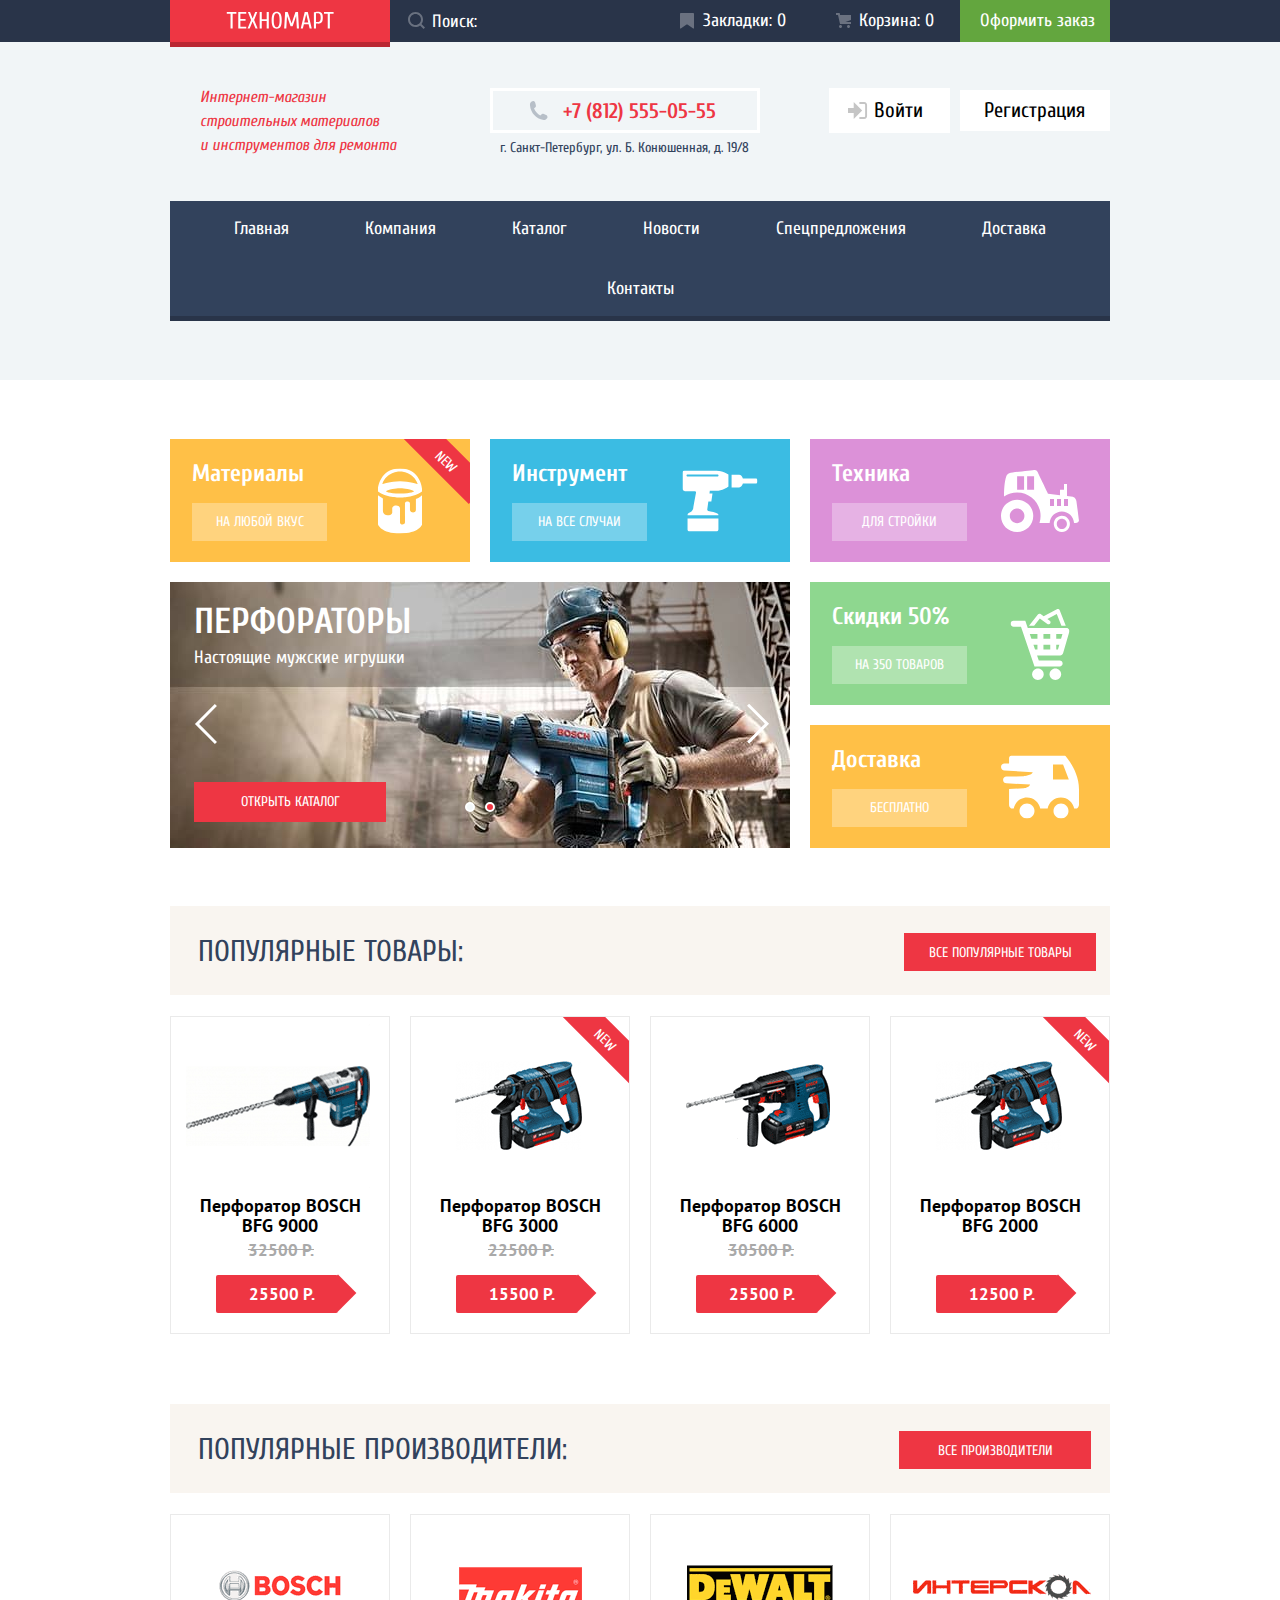
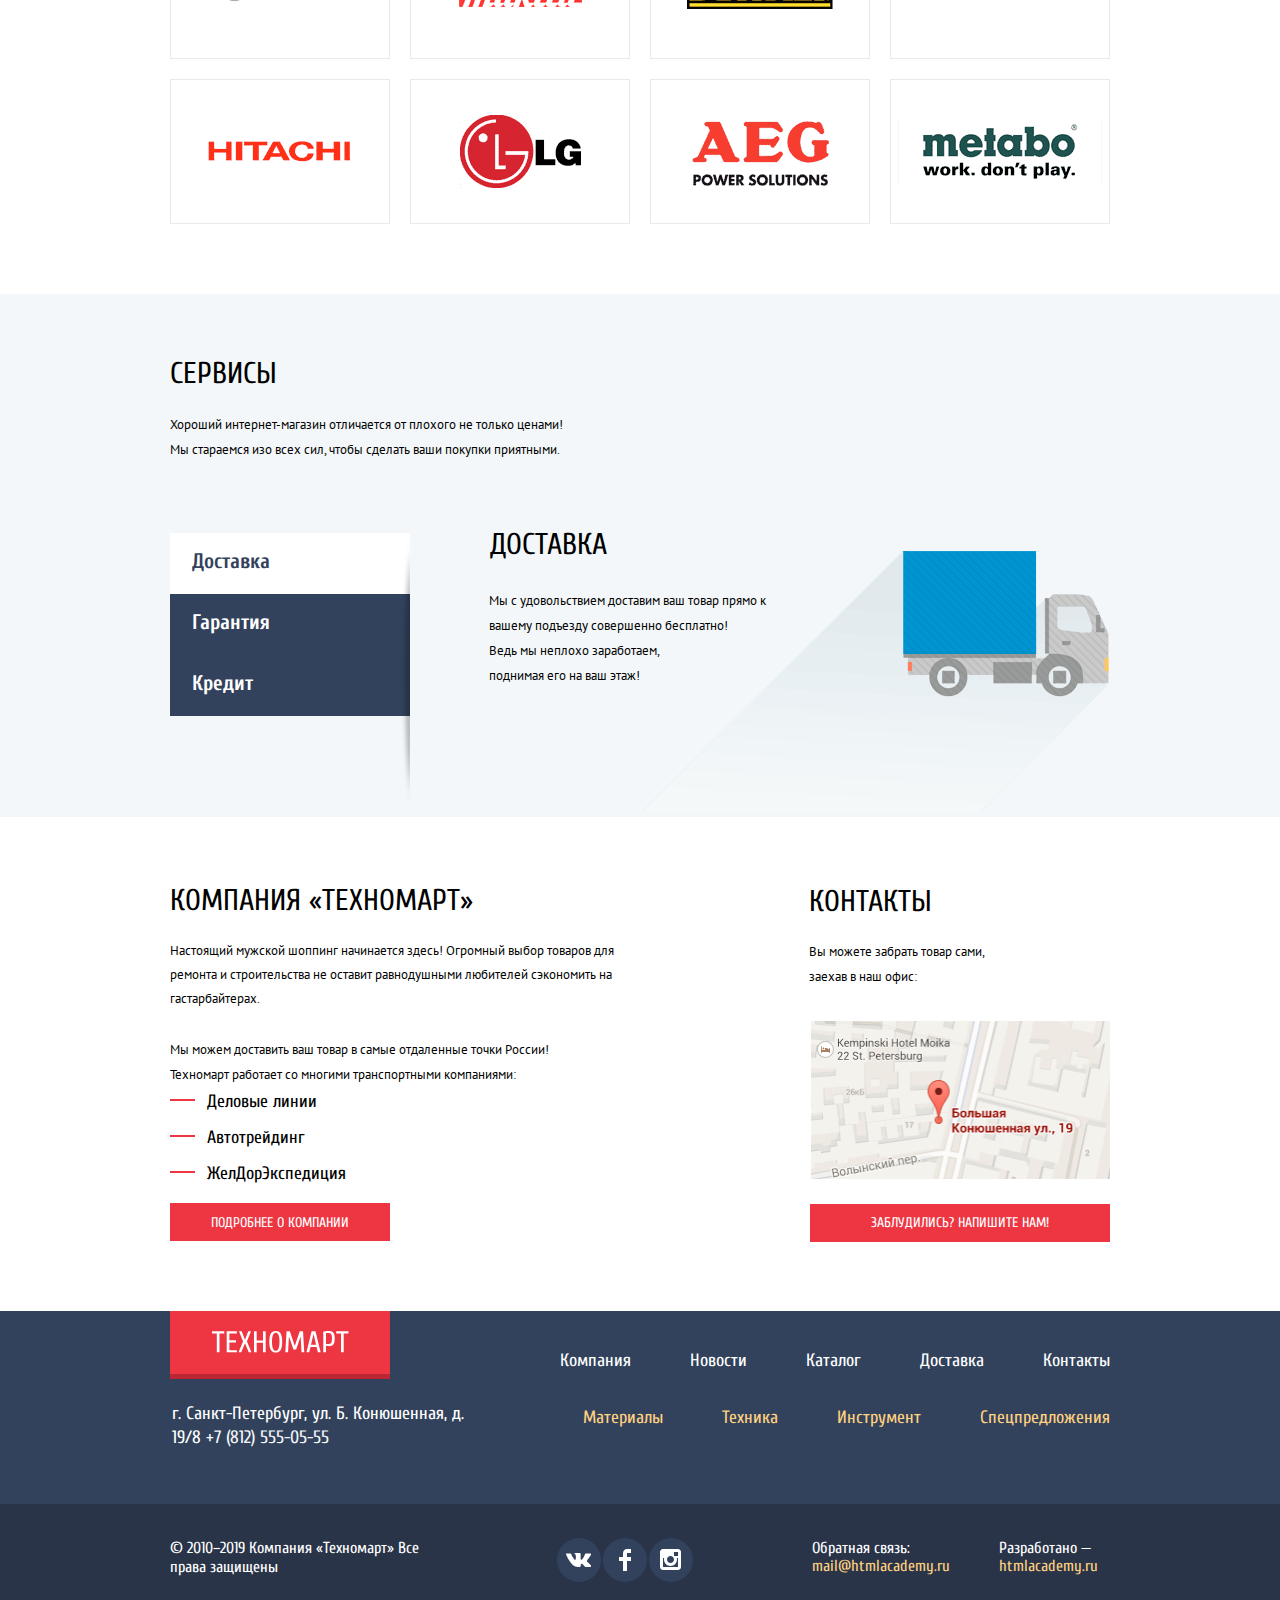
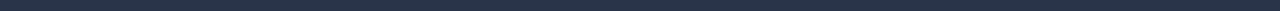
<file: index.html>
<!DOCTYPE html>
<html class="page" lang="ru">

<head>
  <meta charset="utf-8" />
  <title>HTML Academy: Техномарт</title>
  <link
    href="https://fonts.googleapis.com/css2?family=Cuprum:ital,wght@0,400;0,700;1,400;1,700&family=PT+Sans:wght@400;700&display=swap"
    rel="stylesheet" />
  <link rel="stylesheet" href="css/normalize.css" />
  <link rel="stylesheet" href="css/styles.min.css" />
</head>

<body class="page-body">
  <header class="header">
    <div class="header-menu">
      <div class="header-menu-bar container">
        <a class="logo">
          <img src="img/logo.svg" alt="Логотип «Техномарт»" width="108" height="18" />
        </a>

        <form action="https://echo.htmlacademy.ru/" method="POST" class="search-form">
          <label for="search-id" class="visually-hidden">Поиск товаров</label>
          <input type="search" name="search" id="search-id" class="search-input" placeholder="Поиск:" />

          <button type="submit" class="button-submit" aria-label="Искать">
            <svg width="17" height="17" viewBox="0 0 17 17" aria-hidden="true" focusable="false">
              <path fill-rule="evenodd" clip-rule="evenodd"
                d="M13.458 12.044L17 15.586L15.586 17L12.044 13.458C10.782 14.421 9.21 15 7.5 15C3.35786 15 0 11.6421 0 7.5C0 3.35786 3.35786 0 7.5 0C11.6421 0 15 3.35786 15 7.5C15.0001 9.14309 14.4581 10.7403 13.458 12.044ZM7.5 2C4.467 2 2 4.467 2 7.5C2.00331 10.5362 4.4638 12.9967 7.5 13C10.532 13 13 10.532 13 7.5C13 4.467 10.532 2 7.5 2Z" />
            </svg>
          </button>
        </form>
        <a href="#" class="menu-bookmarks" aria-label="Закладки">
          <svg width="14" height="16" viewBox="0 0 14 16" aria-hidden="true" focusable="false">
            <path
              d="M14 15C14 15.55 13.632 15.741 13.182 15.426L7.819 11.661C7.369 11.346 6.632 11.346 6.182 11.661L0.818 15.426C0.368 15.741 0 15.55 0 15V1C0 0.45 0.45 0 1 0H13C13.55 0 14 0.45 14 1V15Z" />
          </svg>
          Закладки: 0
        </a>
        <a href="#" class="menu-shopping-cart">
          <svg width="15" height="15" viewBox="0 0 15 15" aria-hidden="true" focusable="false">
            <path
              d="M4.5 15C5.32843 15 6 14.3284 6 13.5C6 12.6716 5.32843 12 4.5 12C3.67157 12 3 12.6716 3 13.5C3 14.3284 3.67157 15 4.5 15Z" />
            <path
              d="M12.5 15C13.3284 15 14 14.3284 14 13.5C14 12.6716 13.3284 12 12.5 12C11.6716 12 11 12.6716 11 13.5C11 14.3284 11.6716 15 12.5 15Z" />
            <path d="M15 2H4.07L3.648 0H0V2H2.031L4.016 11H15V9H9.441L15 6.951V2Z" />
          </svg>
          Корзина: 0
        </a>
        <a href="#" class="button menu-add-to-cart-button">Оформить заказ</a>
      </div>
    </div>
    <div class="sub-menu container">
      <h1 class="main-header">
        Интернет-магазин строительных материалов<br />и инструментов для
        ремонта
      </h1>

      <section class="header-contacts">
        <h2 class="visually-hidden">Контактные данные</h2>
        <a href="tel:+78125550555" class="header-contact-phone" aria-label="Контактный телефон">
          <svg width="19" height="19" viewBox="0 0 19 19" aria-hidden="true" focusable="false" fill="none">
            <path
              d="M15.572 18.985H14.631C10.502 18.497 7.474 16.577 5.272 14.121C3.062 11.66 1.318 8.49202 0.977997 4.22802V3.08402C1.056 2.31002 1.437 1.78002 1.876 1.32702C2.425 0.76602 3.25 0.0440198 4.002 0.0190198C4.556 0.00101977 5.502 0.39902 5.881 0.91802C6.21 1.36402 6.385 2.25702 6.537 2.92102C6.691 3.59202 7.042 4.56402 6.945 5.21002C6.797 6.21702 5.458 6.64402 5.066 7.37602C6.373 10.511 8.509 12.815 11.359 14.407C12.074 14.015 12.705 12.835 13.691 12.812C14.05 12.803 14.509 12.99 14.875 13.098C15.277 13.219 15.625 13.373 15.979 13.506C16.575 13.73 17.627 14.027 17.983 14.527C18.348 15.04 18.553 15.883 18.473 16.406C18.309 17.447 16.594 18.603 15.572 18.985Z" />
          </svg>
          +7 (812) 555-05-55
        </a>
        <p class="header-contact-address">
          г. Санкт-Петербург, ул. Б. Конюшенная, д. 19/8
        </p>
      </section>

      <ul class="login-list">
        <li class="login-list-item">
          <a href="#" class="login-link">
            <svg width="20" height="17" viewBox="0 0 20 17" aria-hidden="true" focusable="false">
              <path d="M14.1667 8.5L5.71429 0V6H0V11H5.71429V17L14.1667 8.5Z" />
              <path
                d="M16.1771 15.01H11.3895V17H16.1771C18.2514 17 19.0381 15.19 19.0619 13.974V3.028C19.0381 1.811 18.2514 0 16.1771 0H11.3895V1.99H16.1771C16.9762 1.99 17.1219 2.671 17.1391 3.047V13.951C17.1229 14.327 16.9762 15.01 16.1771 15.01Z" />
            </svg>
            войти
          </a>
        </li>
        <li class="login-list-item">
          <a href="#" class="registration-link">регистрация</a>
        </li>
      </ul>
    </div>
    <nav class="main-navigation container">
      <ul class="site-navigation">
        <li class="site-navigation-item"><a href="#">Главная</a></li>
        <li class="site-navigation-item"><a href="#">Компания</a></li>
        <li class="site-navigation-item"><a href="catalog.html">Каталог</a></li>
        <li class="site-navigation-item"><a href="#">Новости</a></li>
        <li class="site-navigation-item"><a href="#">Спецпредложения</a></li>
        <li class="site-navigation-item"><a href="#">Доставка</a></li>
        <li class="site-navigation-item"><a href="#">Контакты</a></li>
      </ul>
    </nav>
  </header>

  <main class="main-content">
    <section class="promo container">
      <h2 class="visually-hidden">Промо-блок</h2>
      <ul class="promo-list promo-list-horizontal">
        <li class="promo-list-item orange-style">
          <h3>Материалы</h3>
          <a href="#" class="button promo-list-button" aria-label="Материалы на любой вкус">На любой вкус</a>
          <span class="new-die">new</span>
          <svg width="44" height="65" viewBox="0 0 44 65" aria-hidden="true" focusable="false">
            <path
              d="M37.91 30.438V41.307C37.91 41.307 38.015 44.042 35.085 44.042C32.016 44.042 31.96 41.307 31.96 41.307V34.891C31.96 34.651 31.624 32.982 29.641 32.982C27.016 32.982 26.971 34.859 26.971 34.859V54.08C26.971 54.08 27 55.943 24.507 55.943C22 55.943 22 53.96 22 53.96V40.016C22 40.016 22 37.071 18.195 37.071C14.141 37.071 14.228 40.196 14.228 40.196V43.924C14.228 43.924 14.107 46.869 9.54 46.869C4.973 46.869 4.912 42.36 4.912 42.36V29.938C3.168 28.976 0 26.671 0 26.671V56.003C0 56.003 2.988 65 22 65C41.012 65 44 56.305 44 56.305V26.671C41.062 29.5 37.91 30.438 37.91 30.438Z" />
            <path fill-rule="evenodd" clip-rule="evenodd"
              d="M22 0C1.688 0 0 19.875 0 19.875V22.937C8.438 29.188 22 29 22 29C22 29 35.562 29.188 44 22.938V19.876C44 19.875 42.312 0 22 0ZM22 25C10.25 25 7.688 22.625 7.688 22.625C13.938 19.75 22 19.875 22 19.875C22 19.875 30.062 19.75 36.312 22.625C36.312 22.625 33.75 25 22 25ZM4.312 15.563C4.312 15.563 12.438 12.625 22 12.625C31.562 12.625 39.688 15.562 39.688 15.562C35.125 2.624 22 3.062 22 3.062C22 3.062 8.875 2.625 4.312 15.563Z" />
          </svg>
        </li>

        <li class="promo-list-item light-blue-style">
          <h3>Инструмент</h3>
          <a href="#" class="button promo-list-button" aria-label="Инструмент на все случаи">На все случаи</a>
          <svg width="75" height="61" viewBox="0 0 75 61" aria-hidden="true" focusable="false">
            <path fill-rule="evenodd" clip-rule="evenodd"
              d="M2.103 0C0.167 0 0 2.041 0 2.041V17.853C0 20.789 2.903 20.855 2.903 20.855H11.91C13.845 20.855 13.511 22.189 13.511 22.189C13.511 22.189 11.042 35.199 10.776 37.4C10.509 39.603 8.908 41.004 8.908 41.004C8.908 41.004 6.773 42.205 5.906 42.672C5.039 43.139 5.039 44.873 5.039 44.873H35.928V44.139C35.928 42.672 29.456 41.004 26.855 40.737C24.253 40.471 24.787 38.735 24.787 38.735L25.854 30.93H28.856L29.99 23.057H26.988L27.319 20.32L35.928 20.189C41.733 19.588 45.936 16.119 45.936 16.119V4.109C41.333 0.84 33.993 0 33.993 0H2.103ZM60.387 8.016H73.875C74.45 8.016 74.917 9.128 74.917 10.5C74.917 11.872 74.45 12.984 73.875 12.984H60.387C59.766 15.271 58.315 16.875 56.625 16.875H49.083V4.125H56.625C58.316 4.125 59.766 5.729 60.387 8.016ZM6.907 61C5.039 61 5.039 58.949 5.039 58.949V47.942H35.928V59.016C35.928 60.816 33.927 61 33.927 61H6.907ZM36 4.969V4.938C36 4.388 35.55 3.938 35 3.938H5.031C4.481 3.938 4.031 4.388 4.031 4.938V4.969C4.031 5.519 4.481 5.969 5.031 5.969H35C35.55 5.969 36 5.519 36 4.969Z" />
          </svg>
        </li>
        <li class="promo-list-item purple-style">
          <h3>Техника</h3>
          <a href="#" class="button promo-list-button" aria-label="Техника для стройки">Для стройки</a>
          <svg width="78" height="62" viewBox="0 0 78 62" aria-hidden="true" focusable="false">
            <path fill-rule="evenodd" clip-rule="evenodd"
              d="M0 45.875C0 36.968 7.22 29.749 16.125 29.749C25.031 29.749 32.251 36.968 32.25 45.875C32.25 54.78 25.03 62 16.125 62C7.22 62 0 54.78 0 45.875ZM10.9579 51.0421C12.3283 52.4125 14.187 53.1823 16.125 53.182C18.063 53.1823 19.9217 52.4125 21.2921 51.0421C22.6625 49.6718 23.4323 47.813 23.432 45.875C23.432 41.8395 20.1605 38.568 16.125 38.568C12.0895 38.568 8.818 41.8395 8.818 45.875C8.81773 47.813 9.58749 49.6718 10.9579 51.0421ZM60.854 45.874C56.4015 45.874 52.792 49.4835 52.792 53.936C52.792 56.8163 54.3286 59.4778 56.823 60.9179C59.3174 62.3581 62.3906 62.3581 64.885 60.9179C67.3794 59.4778 68.916 56.8163 68.916 53.936C68.9165 51.7977 68.0673 49.7468 66.5553 48.2347C65.0433 46.7227 62.9923 45.8735 60.854 45.874ZM55.792 53.936C55.7914 56.7322 58.0578 58.9995 60.854 59C63.6502 59.0006 65.9174 56.7342 65.918 53.938C65.9186 51.1418 63.6522 48.8746 60.856 48.874C58.0598 48.8735 55.7926 51.1398 55.792 53.936Z" />
            <path fill-rule="evenodd" clip-rule="evenodd"
              d="M75.437 31.313C75.875 34.625 77.898 49.727 77.898 49.727C77.898 49.727 78.641 52.875 75 52.875H73.045C72.656 46.473 67.355 41.396 60.854 41.396C54.353 41.396 49.053 46.473 48.663 52.875H38.499C39.19 50.664 39.563 48.313 39.563 45.875C39.563 32.929 29.069 22.436 16.125 22.436C11.4651 22.4285 6.90969 23.8168 3.046 26.422C3.001 23.463 3.004 12.537 5.312 6.167C5.312 6.167 6.375 3.625 8.75 3C11.125 2.375 33.5 0 33.5 0C33.5 0 35.814 0.062 36.626 1.875C37.438 3.688 47.188 23.75 47.188 23.75L59 25.128V19.833H63V14H66V25.946L71.812 26.625C71.812 26.625 74.89 27.172 75.437 31.313ZM16.125 19.833H23.083V6.167H16.125V19.833ZM33.083 19.833H26.125V6.167H33.083V19.833ZM49 36H53.016V29H49V36ZM60.016 36H56V29H60.016V36ZM63 36H67.016V29H63V36Z" />
          </svg>
        </li>
      </ul>
      <div class="slider">
        <ul class="promo-slider-list">
          <li class="promo-slider-item active-slide">
            <div class="slider-content">
              <h3 class="slider-item-heading">Перфораторы</h3>
              <p class="slider-text">Настоящие мужские игрушки</p>
            </div>
            <a href="catalog.html" class="button promo-slider-button" aria-label="Открыть каталог перфораторов">
              Открыть каталог
            </a>
            <img src="img/perforator.jpg" width="620" height="266" alt="Рабочий с перфоратором" />
          </li>
          <li class="promo-slider-item">
            <div class="slider-content">
              <h3 class="slider-item-heading">Дрели</h3>
              <p class="slider-text">Соседям на радость!</p>
            </div>
            <a href="catalog.html" class="button promo-slider-button" aria-label="Открыть каталог дрелей">
              Открыть каталог
            </a>
            <img src="img/drill.jpg" width="620" height="266" alt="Рабочий с дрелью" />
          </li>
        </ul>
        <button class="slider-button to-left" type="button" aria-label="Влево">
          <svg width="23" height="41" viewBox="0 0 23 41" xmlns="http://www.w3.org/2000/svg">
            <path
              d="M20.83 0.965027L22.919 3.06403L5.13 20.947L22.977 38.886L20.887 40.985L0.951996 20.947L20.83 0.965027Z"
              fill="white" />
          </svg>
        </button>
        <button class="slider-button to-right" type="button" aria-label="Вправо">
          <svg width="23" height="41" viewBox="0 0 23 41" xmlns="http://www.w3.org/2000/svg">
            <path
              d="M20.83 0.965027L22.919 3.06403L5.13 20.947L22.977 38.886L20.887 40.985L0.951996 20.947L20.83 0.965027Z"
              fill="white" />
          </svg>
        </button>
        <div class="slider-dots">
          <button type="button" aria-label="Слайд"></button>
          <button class="current" type="button" aria-label="Активный  слайд"></button>
        </div>
      </div>
      <ul class="promo-list promo-list-vertical">
        <li class="promo-list-item green-style">
          <h3>Скидки 50%</h3>
          <a href="#" class="button promo-list-button" aria-label="Скидки 50% на 350 товаров">
            на 350 товаров
          </a>
          <svg width="59" height="72" viewBox="0 0 59 72" aria-hidden="true" focusable="false">
            <path fill-rule="evenodd" clip-rule="evenodd"
              d="M58.34 21.2499C57.7735 20.5075 56.8861 20.0709 55.944 20.0713H17.274L14.799 12.7875H3.05798C1.40113 12.7875 0.0579834 14.1122 0.0579834 15.7464C0.0579834 17.3805 1.40113 18.7053 3.05798 18.7053H10.482L23.982 58.4384H49.141C50.7978 58.4384 52.141 57.1137 52.141 55.4795C52.141 53.8454 50.7978 52.5206 49.141 52.5206H28.299L26.573 47.4422H49.693C51.031 47.4421 52.2074 46.5683 52.577 45.2999L58.827 23.8479C59.0866 22.9545 58.9063 21.9927 58.34 21.2499ZM50.559 30.7983H45.749V25.9891H51.96L50.559 30.7983ZM32.942 25.9891V30.7973H39.749V25.9891H32.942ZM39.749 36.7161V41.5244H32.942V36.7161H39.749ZM26.942 30.7973V25.9891H19.285L20.919 30.7973H26.942ZM22.929 36.7161H26.942V41.5244H24.563L22.929 36.7161ZM45.749 36.7161V41.5244H47.434L48.835 36.7161H45.749Z" />
            <path
              d="M27.406 71.8768C30.5988 71.8768 33.187 69.324 33.187 66.175C33.187 63.0259 30.5988 60.4731 27.406 60.4731C24.2132 60.4731 21.625 63.0259 21.625 66.175C21.625 69.324 24.2132 71.8768 27.406 71.8768Z" />
            <path
              d="M44.844 71.8768C48.0367 71.8768 50.625 69.324 50.625 66.175C50.625 63.0259 48.0367 60.4731 44.844 60.4731C41.6512 60.4731 39.063 63.0259 39.063 66.175C39.063 69.324 41.6512 71.8768 44.844 71.8768Z" />
            <path
              d="M29.335 10.5525L36.882 15.9692C37.3178 16.2831 37.8644 16.4085 38.396 16.3166C38.9276 16.2247 39.3984 15.9234 39.7 15.482C40.346 14.5588 40.13 13.2806 39.22 12.6267L36.847 10.9243L46.283 5.90403L50.911 17.7535H55.258L49.214 2.2774C49.007 1.74151 48.5792 1.31742 48.037 1.11061C47.4997 0.908151 46.8995 0.947423 46.394 1.21811L33.146 8.26721L30.124 6.09833C29.2551 5.47313 28.0396 5.64365 27.382 6.48299L18.901 17.1331C18.7308 17.315 18.5937 17.5245 18.496 17.7525H23.602L29.335 10.5525Z" />
          </svg>
        </li>
        <li class="promo-list-item orange-style">
          <h3>Доставка</h3>
          <a href="#" class="button promo-list-button" aria-label="Доставка бесплатно">бесплатно</a>
          <svg width="78" height="63" viewBox="0 0 78 63" aria-hidden="true" focusable="false">
            <path
              d="M25.983 63C30.1251 63 33.483 59.6421 33.483 55.5C33.483 51.3579 30.1251 48 25.983 48C21.8408 48 18.483 51.3579 18.483 55.5C18.483 59.6421 21.8408 63 25.983 63Z" />
            <path
              d="M59.982 63C64.1241 63 67.482 59.6421 67.482 55.5C67.482 51.3579 64.1241 48 59.982 48C55.8399 48 52.482 51.3579 52.482 55.5C52.482 59.6421 55.8399 63 59.982 63Z" />
            <path fill-rule="evenodd" clip-rule="evenodd"
              d="M11.062 0H64C64 0 78 14.812 78 33.688V48.938C78 48.938 77.812 53 74.875 53.001H73.166C71.992 46.74 66.507 42.001 59.906 42.001C53.306 42.001 47.82 46.74 46.646 53.001H39.242C38.068 46.74 32.583 42.001 25.983 42.001C19.383 42.001 13.897 46.74 12.724 53.001H10.625C10.625 53.001 8.061 52.377 8.061 49.189V33.574L22.812 32.814C22.812 32.814 28.295 32.211 29.102 29.058L5.446 27.804C3.58204 27.804 2.071 26.293 2.071 24.429C2.071 22.565 3.58204 21.054 5.446 21.054H14.502L22.812 20.626C22.812 20.626 30.989 20.018 31.75 16.821L31.554 16.778L3.469 14.938C1.55312 14.938 0 13.3849 0 11.469C0 9.55312 1.55312 8 3.469 8H8.062V3.125C8.062 3.125 7.874 0 11.062 0ZM52 8.938V23.938H67.812L62.062 8.938H52Z" />
          </svg>
        </li>
      </ul>
    </section>
    <section class="popular-products container">
      <div class="popular-heading-wrap">
        <h2 class="popular-heading">Популярные товары:</h2>
        <a href="catalog.html" class="button popular-button" aria-label="Открыть каталог с популярными товарами">
          Все популярные товары
        </a>
      </div>
      <ul class="popular-products-list">
        <li class="popular-products-item">
          <a href="#">
            <h3 class="popular-products-item-heading">
              Перфоратор BOSCH BFG 9000
            </h3>
            <div class="img-wrapper">
              <img src="img/bfg9000.png" width="184" height="164" alt="Перфоратор BOSCH BFG 9000" />
            </div>
          </a>
          <span class="price-crossout">32500 Р.</span>
          <span class="button price">25500 Р.</span>

          <div class="popular-products-item-on-hover">
            <a href="#" class="buy-button" aria-label="Добавить товар в корзину">
              <svg width="15" height="15" viewBox="0 0 15 15" aria-hidden="true" focusable="false">
                <path
                  d="M4.5 15C5.32843 15 6 14.3284 6 13.5C6 12.6716 5.32843 12 4.5 12C3.67157 12 3 12.6716 3 13.5C3 14.3284 3.67157 15 4.5 15Z" />
                <path
                  d="M12.5 15C13.3284 15 14 14.3284 14 13.5C14 12.6716 13.3284 12 12.5 12C11.6716 12 11 12.6716 11 13.5C11 14.3284 11.6716 15 12.5 15Z" />
                <path d="M15 2H4.07L3.648 0H0V2H2.031L4.016 11H15V9H9.441L15 6.951V2Z" />
              </svg>
              Купить
            </a>
            <button type="button" class="to-bookmarks-button" aria-label="Добавить в закладки">
              В закладки
            </button>
          </div>
        </li>
        <li class="popular-products-item">
          <a href="#">
            <h3 class="popular-products-item-heading">
              Перфоратор BOSCH BFG 3000
            </h3>
            <div class="img-wrapper">
              <img src="img/bfg3000.png" width="127" height="112" alt="Перфоратор BOSCH BFG 3000" />
            </div>
          </a>
          <span class="price-crossout">22500 Р.</span>
          <span class="button price">15500 Р.</span>
          <span class="new-die">new</span>

          <div class="popular-products-item-on-hover">
            <a href="#" class="buy-button" aria-label="Добавить товар в корзину">
              <svg width="15" height="15" viewBox="0 0 15 15" aria-hidden="true" focusable="false">
                <path
                  d="M4.5 15C5.32843 15 6 14.3284 6 13.5C6 12.6716 5.32843 12 4.5 12C3.67157 12 3 12.6716 3 13.5C3 14.3284 3.67157 15 4.5 15Z" />
                <path
                  d="M12.5 15C13.3284 15 14 14.3284 14 13.5C14 12.6716 13.3284 12 12.5 12C11.6716 12 11 12.6716 11 13.5C11 14.3284 11.6716 15 12.5 15Z" />
                <path d="M15 2H4.07L3.648 0H0V2H2.031L4.016 11H15V9H9.441L15 6.951V2Z" />
              </svg>
              Купить
            </a>
            <button type="button" class="to-bookmarks-button" aria-label="Добавить в закладки">
              В закладки
            </button>
          </div>
        </li>
        <li class="popular-products-item">
          <a href="#">
            <h3 class="popular-products-item-heading">
              Перфоратор BOSCH BFG 6000
            </h3>
            <div class="img-wrapper">
              <img src="img/bfg6000.png" width="144" height="128" alt="Перфоратор BOSCH BFG 6000" />
            </div>
          </a>
          <span class="price-crossout">30500 Р.</span>
          <span class="button price">25500 Р.</span>

          <div class="popular-products-item-on-hover">
            <a href="#" class="buy-button" aria-label="Добавить товар в корзину">
              <svg width="15" height="15" viewBox="0 0 15 15" aria-hidden="true" focusable="false">
                <path
                  d="M4.5 15C5.32843 15 6 14.3284 6 13.5C6 12.6716 5.32843 12 4.5 12C3.67157 12 3 12.6716 3 13.5C3 14.3284 3.67157 15 4.5 15Z" />
                <path
                  d="M12.5 15C13.3284 15 14 14.3284 14 13.5C14 12.6716 13.3284 12 12.5 12C11.6716 12 11 12.6716 11 13.5C11 14.3284 11.6716 15 12.5 15Z" />
                <path d="M15 2H4.07L3.648 0H0V2H2.031L4.016 11H15V9H9.441L15 6.951V2Z" />
              </svg>
              Купить
            </a>
            <button type="button" class="to-bookmarks-button" aria-label="Добавить в закладки">
              В закладки
            </button>
          </div>
        </li>
        <li class="popular-products-item">
          <a href="#">
            <h3 class="popular-products-item-heading">
              Перфоратор BOSCH BFG 2000
            </h3>
            <div class="img-wrapper">
              <img src="img/bfg3000.png" width="127" height="114" alt="Перфоратор BOSCH BFG 2000" />
            </div>
          </a>
          <span class="price-crossout"></span>
          <span class="button price">12500 Р.</span>
          <div class="new-die">new</div>
          <div class="popular-products-item-on-hover">
            <a href="#" class="buy-button" aria-label="Добавить товар в корзину">
              <svg width="15" height="15" viewBox="0 0 15 15" aria-hidden="true" focusable="false">
                <path
                  d="M4.5 15C5.32843 15 6 14.3284 6 13.5C6 12.6716 5.32843 12 4.5 12C3.67157 12 3 12.6716 3 13.5C3 14.3284 3.67157 15 4.5 15Z" />
                <path
                  d="M12.5 15C13.3284 15 14 14.3284 14 13.5C14 12.6716 13.3284 12 12.5 12C11.6716 12 11 12.6716 11 13.5C11 14.3284 11.6716 15 12.5 15Z" />
                <path d="M15 2H4.07L3.648 0H0V2H2.031L4.016 11H15V9H9.441L15 6.951V2Z" />
              </svg>
              Купить
            </a>
            <button type="button" class="to-bookmarks-button" aria-label="Добавить в закладки">
              В закладки
            </button>
          </div>
        </li>
      </ul>
    </section>
    <section class="popular-manufacturer container">
      <div class="popular-heading-wrap">
        <h2 class="popular-heading">Популярные производители:</h2>
        <a href="#" class="button popular-button">
          Все производители
        </a>
      </div>
      <ul class="popular-manufacturer-list">
        <li class="popular-manufacturer-item">
          <a href="#">
            <img src="img/bosch.png" width="126" height="37" alt="Компания Bosch" />
          </a>
        </li>
        <li class="popular-manufacturer-item">
          <a href="#">
            <img src="img/makita.png" width="123" height="40" alt="Компания Makita" />
          </a>
        </li>
        <li class="popular-manufacturer-item">
          <a href="#">
            <img src="img/dewalt.png" width="146" height="44" alt="Компания DeWALT" />
          </a>
        </li>
        <li class="popular-manufacturer-item">
          <a href="#">
            <img src="img/interskol.png" width="200" height="76" alt="Компания Интерскол" />
          </a>
        </li>
        <li class="popular-manufacturer-item">
          <a href="#">
            <img src="img/hitachi.png" width="169" height="31" alt="Компания Hitachi" />
          </a>
        </li>
        <li class="popular-manufacturer-item">
          <a href="#">
            <img src="img/lg.png" width="121" height="73" alt="Компания LG" />
          </a>
        </li>
        <li class="popular-manufacturer-item">
          <a href="#">
            <img src="img/aeg.png" width="151" height="96" alt="Компания AEG Power Solutions" />
          </a>
        </li>
        <li class="popular-manufacturer-item">
          <a href="#">
            <img src="img/metabo.png" width="204" height="69" alt="Компания Metabo" />
          </a>
        </li>
      </ul>
    </section>
    <section class="services">
      <div class="container">
        <h2 class="services-heading">Сервисы</h2>
        <p class="services-text">
          Хороший интернет-магазин отличается от плохого не только ценами! Мы
          стараемся изо всех сил, чтобы сделать ваши покупки приятными.
        </p>

        <div class="services-holder">
          <ul class="services-list">
            <li class="service-item service-active"><a>Доставка</a></li>
            <li class="service-item"><a>Гарантия</a></li>
            <li class="service-item"><a>Кредит</a></li>
          </ul>
          <div>
            <div class="service-description delivery service-description-active">
              <h3 class="service-description-heading">доставка</h3>
              <p class="service-description-text">
                Мы с удовольствием доставим ваш товар прямо к вашему подъезду
                совершенно бесплатно! <br />Ведь мы неплохо заработаем,<br />
                поднимая его на ваш этаж!
              </p>
            </div>
            <div class="service-description guarantee">
              <h3 class="service-description-heading">гарантия</h3>
              <p class="service-description-text">
                Если купленный у нас товар поломается или заискрит, а также в случае пожара, спровоцированного его
                возгоранием, вы всегда можете быть уверены в нашей гарантии. Мы обменяем сгоревший товар на новый. Дом
                уж восстановите как-нибудь сами.
              </p>
            </div>
            <div class="service-description credit">
              <h3 class="service-description-heading">кредит</h3>
              <p class="service-description-text">
                Залезть в долговую яму стало проще! <br> Кредитные консультанты
                придут вам на помощь.
              </p>
              <a class="button apply-for-loan-button" href="#">Отправить заявку</a>
            </div>
          </div>
        </div>
      </div>
    </section>

    <div class="contact-columns container">
      <section class="company-info">
        <h2 class="company-info-heading">Компания «Техномарт»</h2>
        <p class="company-info-text">
          Настоящий мужской шоппинг начинается здесь! Огромный выбор товаров
          для ремонта и строительства не оставит равнодушными любителей
          сэкономить на гастарбайтерах.
        </p>
        <p class="company-info-text">
          Мы можем доставить ваш товар в самые отдаленные точки России!
          Техномарт работает со многими транспортными компаниями:
        </p>
        <ul class="company-partners">
          <li class="company-partner">Деловые линии</li>
          <li class="company-partner">Автотрейдинг</li>
          <li class="company-partner">ЖелДорЭкспедиция</li>
        </ul>
        <a href="#" class="button company-info-button">Подробнее о компании</a>
      </section>

      <section class="contacts">
        <h2 class="company-contacts-heading">Контакты</h2>
        <p class="company-contacts-text">
          Вы можете забрать товар сами, заехав в наш офис:
        </p>
        <a href="https://yandex.ru/maps/-/CCQx6Zu~GA" class="map-img">
          <img src="img/map.png" width="300" height="158"
            alt="Карта офиса по адресу: город Санкт-Петербург, улица Конюшенная, 19" />
        </a>
        <a class="button contacts-button" href="#">заблудились? напишите нам!</a>
      </section>
    </div>
  </main>
  <footer class="main-footer">
    <section class="footer-navigation container">
      <h2 class="visually-hidden">Навигация</h2>
      <a href="#" class="logo-footer">
        <img src="img/logo-footer.svg" width="138" height="23" alt="Логотип «Техномарт»" />
      </a>
      <ul class="footer-navigation-list">
        <li><a href="#" class="footer-navigation-link">Компания</a></li>
        <li><a href="#" class="footer-navigation-link">Новости</a></li>
        <li>
          <a href="catalog.html" class="footer-navigation-link">Каталог</a>
        </li>
        <li><a href="#" class="footer-navigation-link">Доставка</a></li>
        <li><a href="#" class="footer-navigation-link">Контакты</a></li>
      </ul>
    </section>

    <section class="footer-promo-links container">
      <h2 class="visually-hidden">Как нас найти, спецпредложения</h2>
      <p class="footer-address">
        г. Санкт-Петербург, ул. Б. Конюшенная, д. 19/8

        <a href="tel:+78125550555" class="contact-phone">+7 (812) 555-05-55
        </a>
      </p>
      <ul class="footer-promo-list">
        <li><a href="#" class="footer-promo-link">Материалы</a></li>
        <li><a href="#" class="footer-promo-link">Техника</a></li>
        <li><a href="#" class="footer-promo-link">Инструмент</a></li>
        <li><a href="#" class="footer-promo-link">Спецпредложения</a></li>
      </ul>
    </section>

    <section class="footer-contacts-section">
      <div class="footer-contacts container">
        <h2 class="visually-hidden">Контакты</h2>
        <p class="copyright">
          © 2010–2019 Компания «Техномарт» Все права защищены
        </p>
        <ul class="social-links">
          <li class="social-item">
            <a href="vk.com" class="social-link" aria-label="Наш аккаунт во Вконтакте">
              <svg width="26" height="15" viewBox="0 0 26 15" aria-hidden="true" focusable="false">
                <path
                  d="M15.5403 11.7281C16.4609 11.4384 17.6395 13.6406 18.8943 14.4834C19.836 15.1219 20.5573 14.9841 20.5573 14.9841L23.9017 14.9372C23.9017 14.9372 25.6495 14.8322 24.8232 13.4803C24.7549 13.3678 24.3389 12.4781 22.334 10.6472C20.2376 8.73186 20.5217 9.04218 23.0456 5.73093C24.5835 3.71249 25.1988 2.47968 25.0062 1.95468C24.8213 1.44936 23.6918 1.58061 23.6918 1.58061L19.9237 1.60593C19.5568 1.60686 19.2458 1.71749 19.1042 2.08874C19.1013 2.09249 18.5062 3.65061 17.7127 4.9753C16.0362 7.77749 15.3669 7.92655 15.0896 7.75124C14.4531 7.3453 14.6139 6.1228 14.6139 5.25374C14.6139 2.5378 15.0299 1.4053 13.7992 1.1128C13.388 1.0153 13.0876 0.951552 12.0389 0.942177C10.6985 0.922489 9.56027 0.942177 8.91508 1.25061C8.48656 1.45968 8.15819 1.91811 8.35753 1.94436C8.6079 1.97718 9.1693 2.09436 9.46975 2.49374C9.8559 3.01124 9.84434 4.17093 9.84434 4.17093C9.84434 4.17093 10.0649 7.36874 9.32434 7.7653C8.8159 8.03718 8.12064 7.48218 6.62516 4.9378C5.86153 3.63655 5.28471 2.19843 5.28471 2.19843C5.28471 2.19843 5.17301 1.93124 4.97079 1.78499C4.73005 1.61155 4.39301 1.55624 4.39301 1.55624L0.816563 1.57874C0.816563 1.57874 0.27923 1.59374 0.0818227 1.82436C-0.0934366 2.02874 0.0673782 2.45061 0.0673782 2.45061C0.0673782 2.45061 2.86864 8.90155 6.04064 12.1509C8.94879 15.1341 12.2537 14.9362 12.2537 14.9362H13.7511C13.7511 14.9362 14.2027 14.8856 14.4338 14.6437C14.6495 14.4187 14.6399 13.9959 14.6399 13.9959C14.6399 13.9959 14.61 12.0187 15.5403 11.7281Z" />
              </svg>
            </a>
          </li>
          <li class="social-item">
            <a href="fb.com" class="social-link" aria-label="Наш аккаунт в Facebook">
              <svg width="12" height="22" viewBox="0 0 12 22" aria-hidden="true" focusable="false">
                <path d="M12 4V0H8C5.79086 0 4 1.79086 4 4V8H0V12H4V22H8V12H12V8H8V4H12Z" />
              </svg>
            </a>
          </li>
          <li class="social-item">
            <a href="instagram.com" class="social-link" aria-label="Наш аккаунт в Instagram">
              <svg width="21" height="21" viewBox="0 0 21 21" aria-hidden="true" focusable="false">
                <path fill-rule="evenodd" clip-rule="evenodd"
                  d="M3 0H18C19.65 0 21 1.35 21 3V18C21 19.65 19.65 21 18 21H3C1.35 21 0 19.65 0 18V3C0 1.35 1.35 0 3 0ZM14 10.5C14 8.57 12.43 7 10.5 7C8.57 7 7 8.57 7 10.5C7 12.43 8.57 14 10.5 14C12.43 14 14 12.43 14 10.5ZM3 18V9H4.181C4.0626 9.49127 4.00186 9.99467 4 10.5C4 14.0899 6.91015 17 10.5 17C14.0899 17 17 14.0899 17 10.5C16.9986 9.99464 16.9379 9.49118 16.819 9H18V18H3ZM14 7H18V3H14V7Z" />
              </svg>
            </a>
          </li>
        </ul>
        <div class="feedback-wrapper">
          <p class="feedback">
            Обратная связь:
            <a href="mailto:mail@htmlacademy.ru">mail@htmlacademy.ru</a>
          </p>
          <p class="developed-by">
            Разработано —
            <a href="https://htmlacademy.ru/intensive/htmlcss">htmlacademy.ru</a>
          </p>
        </div>
      </div>
    </section>
  </footer>
  <section class="write-us">
    <h2 class="visually-hidden">Форма обратной связи</h2>
    <form action="https://echo.htmlacademy.ru/" method="POST" class="write-us-form" id="write-us-form-id">
      <p>
        <label class="write-us-form-name" for="write-us-name-id">
          Ваше имя:
          <input type="text" placeholder="Имя Фамилия" id="write-us-name-id" name="write-us-name" autofocus />
        </label>
      </p>
      <p>
        <label class="write-us-form-email" for="write-us-email-id">
          Ваш e-mail:
          <input type="email" id="write-us-email-id" name="write-us-email" placeholder="email@example.com" />
        </label>
      </p>
      <p>
        <label class="write-us-form-textarea">
          Текст письма:
          <textarea id="write-us-text-id" name="write-us-text" cols="30" rows="10"></textarea>
        </label>
      </p>
    </form>
    <div class="write-us-bottom">
      <button type="submit" form="write-us-form-id" class="button">
        Отправить
      </button>
    </div>
    <button class="write-us-close" type="button" aria-label="Закрыть"></button>
  </section>
  <section class="popup-map">
    <h2 class="visually-hidden">Как до нас добраться</h2>
    <iframe src="https://yandex.ru/map-widget/v1/-/CCQx6Zu3TA" width="943" height="449" allowfullscreen
      title="Карта офиса по адресу: город Санкт-Петербург, улица Конюшенная, 19"></iframe>

    <button type="button" class="map-close" aria-label="Закрыть"></button>
  </section>
  <section class="cart-add">
    <h2 class="visually-hidden">
      Модальное окно о добавлении товара в корзину.
    </h2>
    <svg width="66" height="66" viewBox="0 0 66 66" fill="none" xmlns="http://www.w3.org/2000/svg">
      <path
        d="M33 66C51.2254 66 66 51.2254 66 33C66 14.7746 51.2254 0 33 0C14.7746 0 0 14.7746 0 33C0 51.2254 14.7746 66 33 66Z"
        fill="#63A63E" />
      <path
        d="M49.641 21.066C49.2498 20.6773 48.6181 20.6773 48.227 21.066L29.788 39.504C29.3968 39.8928 28.7651 39.8928 28.374 39.504L20.234 31.365C19.8428 30.9763 19.2111 30.9763 18.82 31.365L15.285 34.9C14.8962 35.2912 14.8962 35.9228 15.285 36.314L28.374 49.404C28.7651 49.7928 29.3968 49.7928 29.788 49.404L33.324 45.868L34.738 44.454L53.176 26.016C53.5647 25.6248 53.5647 24.9932 53.176 24.602L49.641 21.066Z"
        fill="white" />
    </svg>

    <p>Товар добавлен в корзину!</p>
    <div class="cart-add-buttons">
      <a href="#" class="button popup-order-button">Оформить заказ</a>
      <button type="button" class="popup-continue-button">
        Продолжить покупки
      </button>
    </div>
    <button type="button" class="popup-button-cross">
      <svg width="21" height="21" viewBox="0 0 21 21" fill="none" xmlns="http://www.w3.org/2000/svg">
        <path
          d="M13.273 10.5L20.695 3.07799C21.084 2.68899 21.084 2.05299 20.695 1.66399L19.336 0.304995C18.947 -0.0840054 18.311 -0.0840054 17.922 0.304995L10.5 7.72699L3.07799 0.304995C2.68899 -0.0840054 2.05299 -0.0840054 1.66399 0.304995L0.304995 1.66399C-0.0840054 2.05299 -0.0840054 2.68899 0.304995 3.07799L7.72699 10.5L0.305995 17.922C-0.0830054 18.311 -0.0830054 18.947 0.305995 19.336L1.66499 20.695C2.05399 21.084 2.68999 21.084 3.07899 20.695L10.501 13.273L17.923 20.695C18.312 21.084 18.948 21.084 19.337 20.695L20.696 19.336C21.085 18.947 21.085 18.311 20.696 17.922L13.273 10.5Z"
          fill="#EE3643" />
      </svg>
    </button>
  </section>
  <script src="js/main.min.js"></script>
</body>

</html>
</file>
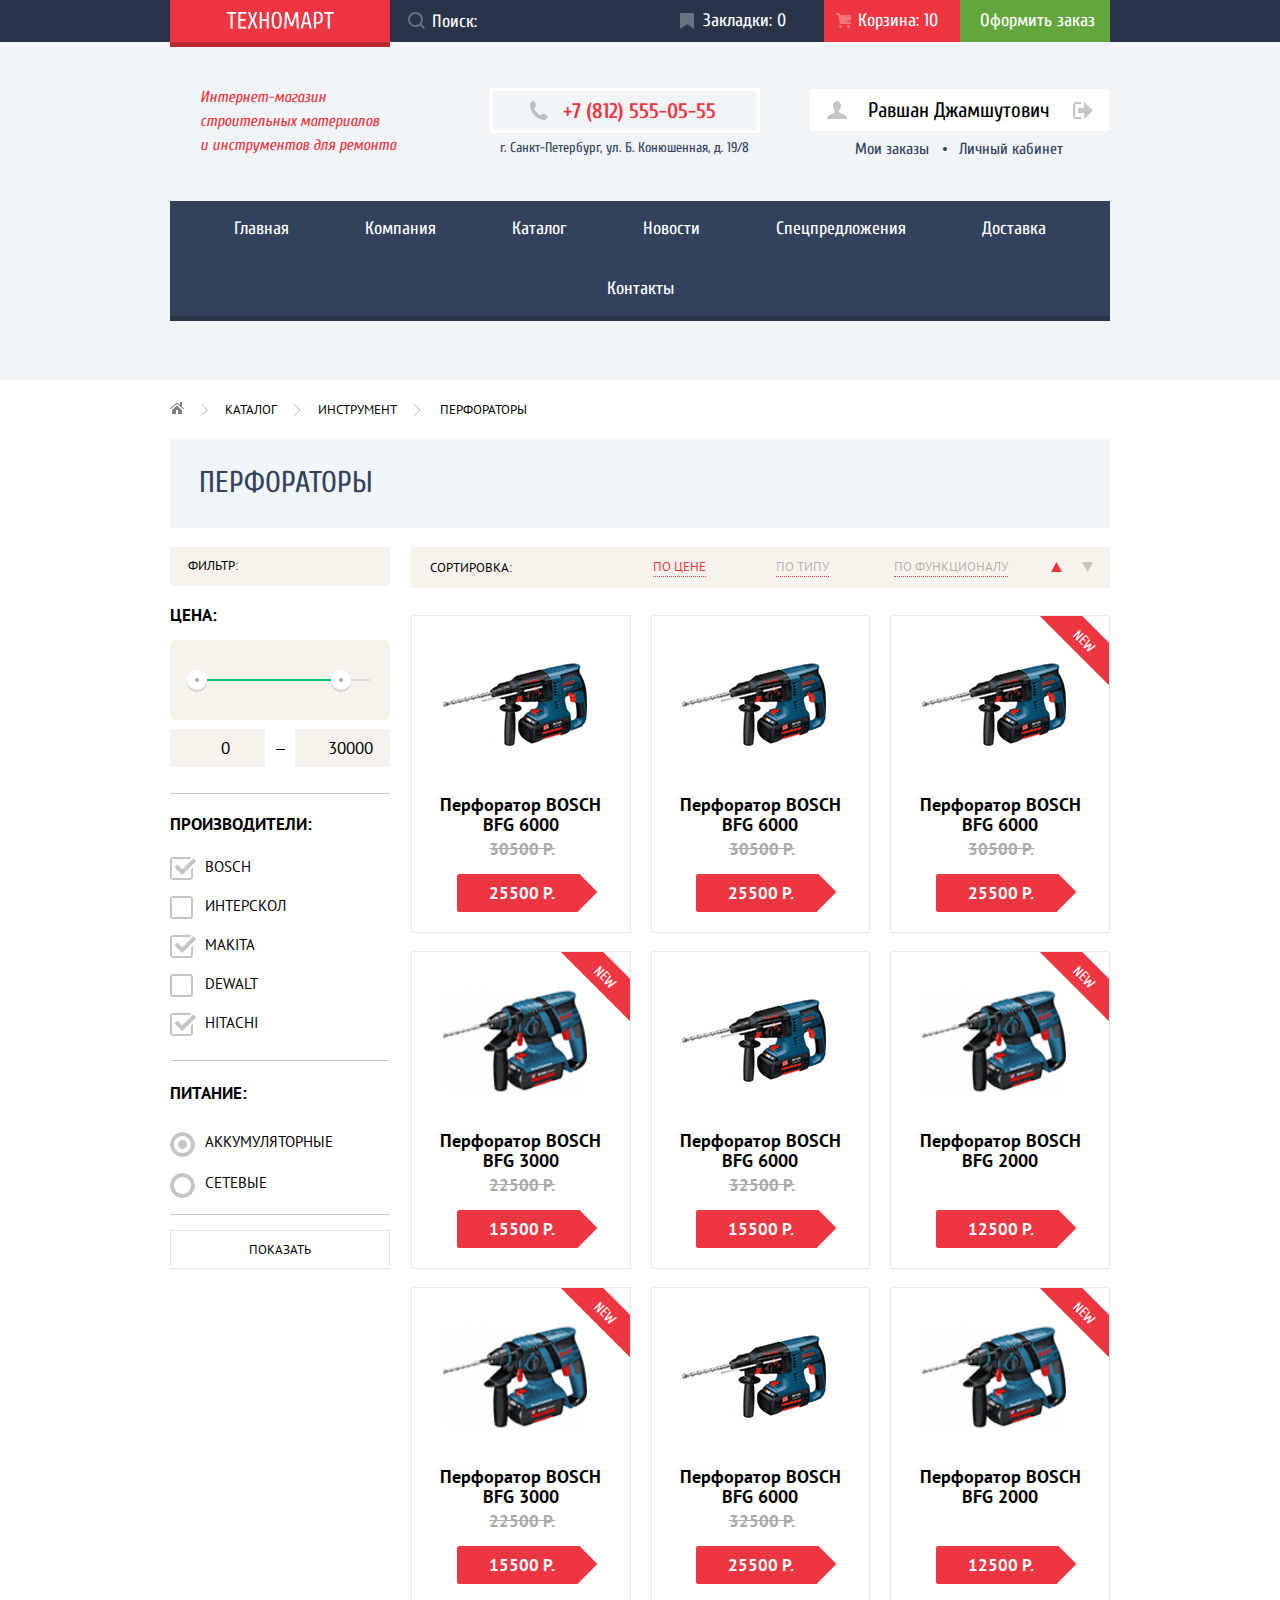
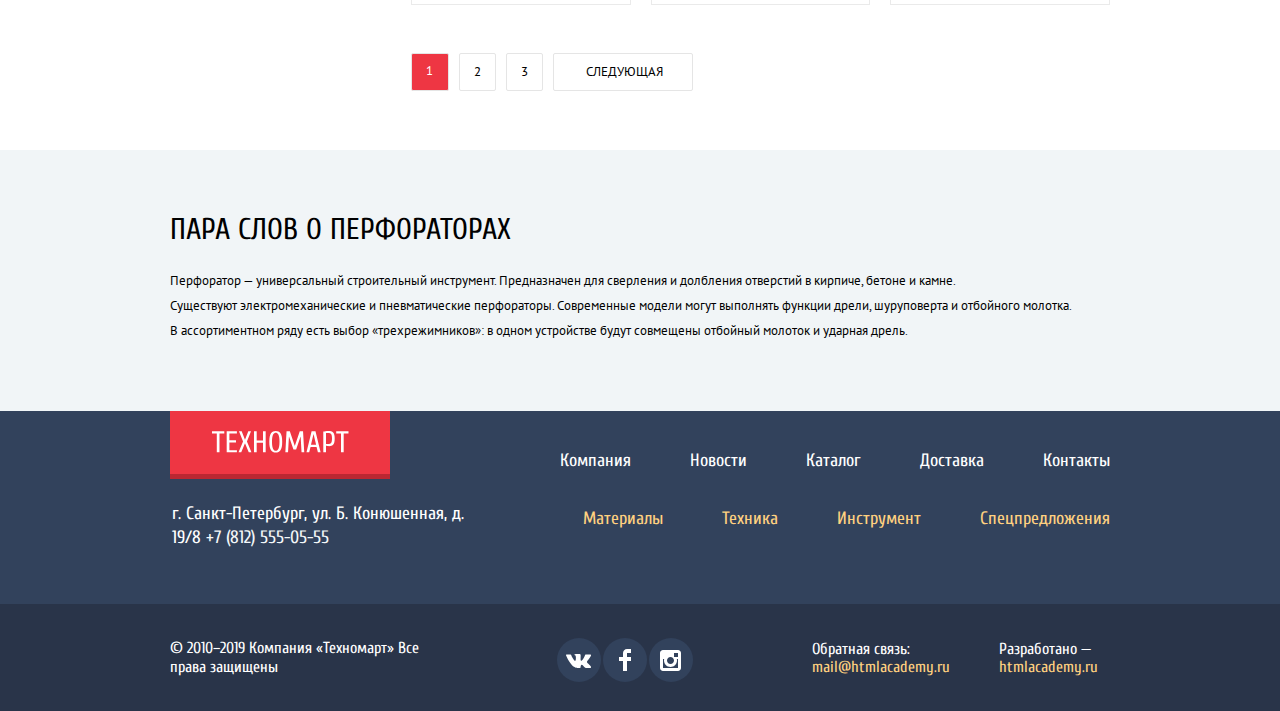
<file: catalog.html>
<!DOCTYPE html>
<html class="page" lang="ru">

<head>
  <meta charset="UTF-8" />
  <title>Каталог магазина Техномарт</title>
  <link
    href="https://fonts.googleapis.com/css2?family=Cuprum:ital,wght@0,400;0,700;1,400;1,700&family=PT+Sans:wght@400;700&display=swap"
    rel="stylesheet" />
  <link rel="stylesheet" href="css/normalize.css" />
  <link rel="stylesheet" href="css/styles.min.css" />
</head>

<body class="page-body">
  <header class="header">
    <div class="header-menu">
      <div class="header-menu-bar container">
        <a href="index.html" class="logo">
          <img src="img/logo.svg" width="108" height="18" alt="Логотип «Техномарт»" />
        </a>

        <form action="https://echo.htmlacademy.ru/" method="POST" class="search-form">
          <label for="search-id" class="visually-hidden">Поиск товаров</label>
          <input type="search" class="search-input" id="search-id" placeholder="Поиск:" />
          <button type="submit" class="button-submit" aria-label="Искать">
            <svg width="17" height="17" viewBox="0 0 17 17">
              <path fill-rule="evenodd" clip-rule="evenodd"
                d="M13.458 12.044L17 15.586L15.586 17L12.044 13.458C10.782 14.421 9.21 15 7.5 15C3.35786 15 0 11.6421 0 7.5C0 3.35786 3.35786 0 7.5 0C11.6421 0 15 3.35786 15 7.5C15.0001 9.14309 14.4581 10.7403 13.458 12.044ZM7.5 2C4.467 2 2 4.467 2 7.5C2.00331 10.5362 4.4638 12.9967 7.5 13C10.532 13 13 10.532 13 7.5C13 4.467 10.532 2 7.5 2Z" />
            </svg>
          </button>
        </form>
        <a href="#" class="menu-bookmarks">
          <svg width="14" height="16" viewBox="0 0 14 16">
            <path
              d="M14 15C14 15.55 13.632 15.741 13.182 15.426L7.819 11.661C7.369 11.346 6.632 11.346 6.182 11.661L0.818 15.426C0.368 15.741 0 15.55 0 15V1C0 0.45 0.45 0 1 0H13C13.55 0 14 0.45 14 1V15Z" />
          </svg>
          Закладки: 0
        </a>
        <a href="#" class="menu-shopping-cart cart-active">
          <svg width="15" height="15" viewBox="0 0 15 15">
            <path
              d="M4.5 15C5.32843 15 6 14.3284 6 13.5C6 12.6716 5.32843 12 4.5 12C3.67157 12 3 12.6716 3 13.5C3 14.3284 3.67157 15 4.5 15Z" />
            <path
              d="M12.5 15C13.3284 15 14 14.3284 14 13.5C14 12.6716 13.3284 12 12.5 12C11.6716 12 11 12.6716 11 13.5C11 14.3284 11.6716 15 12.5 15Z" />
            <path d="M15 2H4.07L3.648 0H0V2H2.031L4.016 11H15V9H9.441L15 6.951V2Z" />
          </svg>
          Корзина: 10
        </a>
        <a href="#" class="button menu-add-to-cart-button">Оформить заказ</a>
      </div>
    </div>
    <div class="sub-menu container">
      <h1 class="main-header">
        Интернет-магазин строительных материалов<br />и инструментов для
        ремонта
      </h1>

      <section class="header-contacts">
        <h2 class="visually-hidden">Контактные данные</h2>
        <a href="tel:+78125550555" class="header-contact-phone" aria-label="Контактный телефон">
          <svg width="19" height="19" viewBox="0 0 19 19">
            <path class="icon-phone"
              d="M15.572 18.985H14.631C10.502 18.497 7.474 16.577 5.272 14.121C3.062 11.66 1.318 8.49202 0.977997 4.22802V3.08402C1.056 2.31002 1.437 1.78002 1.876 1.32702C2.425 0.76602 3.25 0.0440198 4.002 0.0190198C4.556 0.00101977 5.502 0.39902 5.881 0.91802C6.21 1.36402 6.385 2.25702 6.537 2.92102C6.691 3.59202 7.042 4.56402 6.945 5.21002C6.797 6.21702 5.458 6.64402 5.066 7.37602C6.373 10.511 8.509 12.815 11.359 14.407C12.074 14.015 12.705 12.835 13.691 12.812C14.05 12.803 14.509 12.99 14.875 13.098C15.277 13.219 15.625 13.373 15.979 13.506C16.575 13.73 17.627 14.027 17.983 14.527C18.348 15.04 18.553 15.883 18.473 16.406C18.309 17.447 16.594 18.603 15.572 18.985Z" />
          </svg>
          +7 (812) 555-05-55
        </a>
        <p class="header-contact-address">
          г. Санкт-Петербург, ул. Б. Конюшенная, д. 19/8
        </p>
      </section>

      <section class="account-information">
        <h2 class="visually-hidden">Информация о пользователе</h2>
        <div class="account-user">
          <a href="#" class="account-user-link" aria-label="Ссылка на аккаунт">
            <svg width="20" height="18" viewBox="0 0 20 18">
              <path
                d="M17.881 14.166C15.737 13.431 13.625 12.5 12.674 11.776C12.017 11.275 11.904 10.158 12.157 9.361C13.275 8.458 14.021 6.884 14.021 5.083C14.021 2.276 12.221 0 10 0C7.77902 0 5.97901 2.276 5.97901 5.083C5.97901 6.884 6.72501 8.457 7.84201 9.36C8.09501 10.158 7.98302 11.275 7.32502 11.776C6.37502 12.5 4.26201 13.43 2.11801 14.166C-0.0259852 14.902 1.48343e-05 18 1.48343e-05 18H20C20 18 20.025 14.901 17.881 14.166Z" />
            </svg>
            Равшан Джамшутович
          </a>
          <a href="#" class="account-user-logout" aria-label="Выйти из аккаунта">
            <svg width="20" height="17" viewBox="0 0 20 17">
              <path d="M20 8.5L11.125 0V6H5.125V11H11.125V17L20 8.5Z" />
              <path
                d="M2.10591 13.952V3.048C2.12391 2.672 2.27691 1.991 3.11591 1.991H8.14291V0H3.11591C0.937914 0 0.111914 1.81 0.0869141 3.027V13.973C0.111914 15.189 0.937914 17 3.11591 17H8.14291V15.01H3.11591C2.27691 15.01 2.12391 14.327 2.10591 13.952Z" />
            </svg>
          </a>
        </div>
        <ul class="account-nav">
          <li class="account-nav-item">
            <a href="#" class="account-orders">Мои заказы</a>
          </li>
          <li class="account-nav-item">
            <a href="#" class="account-personal">Личный кабинет</a>
          </li>
        </ul>
      </section>
    </div>
    <nav class="main-navigation container">
      <ul class="site-navigation">
        <li class="site-navigation-item"><a href="index.html">Главная</a></li>
        <li class="site-navigation-item"><a href="#">Компания</a></li>
        <li class="site-navigation-item"><a href="catalog.html">Каталог</a></li>
        <li class="site-navigation-item"><a href="#">Новости</a></li>
        <li class="site-navigation-item"><a href="#">Спецпредложения</a></li>
        <li class="site-navigation-item"><a href="#">Доставка</a></li>
        <li class="site-navigation-item"><a href="#">Контакты</a></li>
      </ul>
    </nav>
  </header>

  <main>
    <div class="container">
      <ul class="breadcrumbs">
        <li class="breadcrumbs-item">
          <a href="index.html" class="breadcrumbs-link" aria-label="На главную страницу">
            <svg width="14" height="12" viewBox="0 0 14 12">
              <path d="M2 7.99999V12H6V7.99999H8V12H12V7.99999L7 3.51599L2 7.99999Z" />
              <path
                d="M13.831 6.365L12 4.751V0H9.99998V2.987L7.33198 0.635C7.31198 0.618 7.28898 0.612 7.26798 0.598C7.24294 0.579705 7.21614 0.56396 7.18798 0.551C7.15708 0.540195 7.12529 0.532163 7.09298 0.527C7.06198 0.521 7.03198 0.515 6.99998 0.515C6.96898 0.515 6.93898 0.521 6.90798 0.527C6.87551 0.531919 6.84366 0.5403 6.81298 0.552C6.78498 0.563 6.75998 0.581 6.73298 0.598C6.71198 0.612 6.68798 0.618 6.66898 0.635L0.170976 6.365C0.0162401 6.50291 -0.0375953 6.72187 0.0355474 6.9158C0.10869 7.10974 0.293707 7.23862 0.500976 7.24C0.622907 7.24035 0.740711 7.19586 0.831976 7.115L6.99998 1.677L13.169 7.115C13.3778 7.27913 13.6784 7.25178 13.8542 7.05265C14.0299 6.85352 14.0198 6.55183 13.831 6.365Z" />
            </svg>
          </a>
        </li>
        <li class="breadcrumbs-item">
          <a href="#" class="breadcrumbs-link">Каталог</a>
        </li>
        <li class="breadcrumbs-item">
          <a href="#" class="breadcrumbs-link">Инструмент</a>
        </li>
        <li class="breadcrumbs-item">Перфораторы</li>
      </ul>

      <h2 class="catalog-header">Перфораторы</h2>
      <div class="catalog-wrapper">
        <section class="filter">
          <h2 class="visually-hidden">Фильтр товаров</h2>
          <!--Форма для поиска товаров-->
          <p>Фильтр:</p>
          <form action="https://echo.htmlacademy.ru/" method="post" class="catalog-form">
            <fieldset class="filter-item">
              <legend>Цена:</legend>
              <div class="range-filter">
                <div class="range-controls">
                  <div class="scale">
                    <div class="bar" style="width: 80%; margin-left: 4%">
                      <button type="button" class="toggle toggle-min" aria-label="Минимальная цена"></button>
                      <button type="button" class="toggle toggle-max" aria-label="Максимальная цена"></button>
                    </div>
                  </div>
                </div>

                <div class="price-controls">
                  <label class="min-price">
                    <input type="number" name="min-price" value="0" min="1" />
                  </label>
                  <label class="max-price">
                    <input type="number" name="max-price" value="30000" min="1" />
                  </label>
                </div>
              </div>
            </fieldset>

            <fieldset class="checkbox-item">
              <legend>Производители:</legend>
              <ul class="checkbox-list">
                <li>
                  <label class="checkbox-option">
                    <input type="checkbox" name="bosch" id="bosch-field" class="visually-hidden checkbox-input"
                      checked />
                    <span class="check-box"></span>
                    Bosch
                  </label>
                </li>
                <li>
                  <label class="checkbox-option">
                    <input type="checkbox" name="interskol" id="interskol-field"
                      class="visually-hidden checkbox-input" />
                    <span class="check-box"></span>
                    Интерскол
                  </label>
                </li>
                <li>
                  <label class="checkbox-option">
                    <input type="checkbox" name="makita" id="makita-field" class="visually-hidden checkbox-input"
                      checked />
                    <span class="check-box"></span>
                    Makita
                  </label>
                </li>
                <li>
                  <label class="checkbox-option">
                    <input type="checkbox" name="dewalt" id="dewalt-field" class="visually-hidden checkbox-input" />
                    <span class="check-box"></span>
                    Dewalt
                  </label>
                </li>
                <li>
                  <label class="checkbox-option">
                    <input type="checkbox" name="hitachi" id="hitachi-field" class="visually-hidden checkbox-input"
                      checked />
                    <span class="check-box"></span>
                    HITACHI
                  </label>
                </li>
              </ul>
            </fieldset>

            <fieldset class="radio-item">
              <legend>Питание:</legend>
              <ul class="radio-list">
                <li>
                  <label class="radio-option">
                    <input type="radio" name="accumulator" id="accumulator-field" class="visually-hidden radio-input"
                      checked />
                    <span class="radio-button"></span>
                    АККУМУЛЯТОРНЫЕ
                  </label>
                </li>
                <li>
                  <label class="radio-option">
                    <input type="radio" name="accumulator" id="network-field" class="visually-hidden radio-input" />
                    <span class="radio-button"></span>
                    СЕТЕВЫЕ
                  </label>
                </li>
              </ul>
            </fieldset>
            <input type="submit" value="Показать" class="form-submit" />
          </form>
        </section>

        <div class="sort-wrapper">
          <section class="sort-control">
            <div class="sort-control-holder">
              <h2 class="sort-header">Сортировка:</h2>

              <button type="button" class="sort-button sort-button-active">
                По цене
              </button>
              <button type="button" class="sort-button">
                По типу
              </button>
              <button type="button" class="sort-button">
                По функционалу
              </button>
            </div>
            <div class="up-down-control-wrapper">
              <button type="button" class="sort-button-up sort-button-active" aria-label="Сортировать по возрастанию">
                <svg width="11" height="10" viewBox="0 0 11 10">
                  <path d="M5.5 0L11 10L0 10" />
                </svg>
              </button>
              <button type="button" class="sort-button-down" aria-label="Сортировать по убыванию">
                <svg width="11" height="10" viewBox="0 0 11 10">
                  <path d="M5.5 10L0 0H11" />
                </svg>
              </button>
            </div>
          </section>
          <section class="catalog-list">
            <h2 class="visually-hidden">Список товаров</h2>
            <ul class="catalog-products-list">
              <li class="catalog-item">
                <a href="#">
                  <h3 class="catalog-item-heading">
                    Перфоратор BOSCH BFG 6000
                  </h3>
                  <div class="img-wrapper">
                    <img src="img/bfg6000.png" width="144" height="128" alt="Перфоратор BOSCH BFG 6000" />
                  </div>
                </a>
                <span class="price-crossout">30500 Р.</span>
                <span class="button price">25500 Р.</span>

                <div class="catalog-item-on-hover">
                  <a href="#" class="buy-button" aria-label="Добавить товар в корзину">
                    <svg width="15" height="15" viewBox="0 0 15 15">
                      <path
                        d="M4.5 15C5.32843 15 6 14.3284 6 13.5C6 12.6716 5.32843 12 4.5 12C3.67157 12 3 12.6716 3 13.5C3 14.3284 3.67157 15 4.5 15Z" />
                      <path
                        d="M12.5 15C13.3284 15 14 14.3284 14 13.5C14 12.6716 13.3284 12 12.5 12C11.6716 12 11 12.6716 11 13.5C11 14.3284 11.6716 15 12.5 15Z" />
                      <path d="M15 2H4.07L3.648 0H0V2H2.031L4.016 11H15V9H9.441L15 6.951V2Z" />
                    </svg>
                    Купить
                  </a>
                  <button type="button" class="to-bookmarks-button">
                    В закладки
                  </button>
                </div>
              </li>
              <li class="catalog-item">
                <a href="#">
                  <h3 class="catalog-item-heading">
                    Перфоратор BOSCH BFG 6000
                  </h3>
                  <div class="img-wrapper">
                    <img src="img/bfg6000.png" width="144" height="128" alt="Перфоратор BOSCH BFG 6000" />
                  </div>
                </a>
                <span class="price-crossout">30500 Р.</span>
                <span class="button price">25500 Р.</span>

                <div class="catalog-item-on-hover">
                  <a href="#" class="buy-button" aria-label="Купить">
                    <svg width="15" height="15" viewBox="0 0 15 15">
                      <path
                        d="M4.5 15C5.32843 15 6 14.3284 6 13.5C6 12.6716 5.32843 12 4.5 12C3.67157 12 3 12.6716 3 13.5C3 14.3284 3.67157 15 4.5 15Z" />
                      <path
                        d="M12.5 15C13.3284 15 14 14.3284 14 13.5C14 12.6716 13.3284 12 12.5 12C11.6716 12 11 12.6716 11 13.5C11 14.3284 11.6716 15 12.5 15Z" />
                      <path d="M15 2H4.07L3.648 0H0V2H2.031L4.016 11H15V9H9.441L15 6.951V2Z" />
                    </svg>
                    Купить
                  </a>
                  <button type="button" class="to-bookmarks-button">
                    В закладки
                  </button>
                </div>
              </li>
              <li class="catalog-item">
                <a href="#">
                  <h3 class="catalog-item-heading">
                    Перфоратор BOSCH BFG 6000
                  </h3>
                  <div class="img-wrapper">
                    <img src="img/bfg6000.png" width="144" height="128" alt="Перфоратор BOSCH BFG 6000" />
                  </div>
                </a>
                <span class="new-die">new</span>
                <span class="price-crossout">30500 Р.</span>
                <span class="button price">25500 Р.</span>

                <div class="catalog-item-on-hover">
                  <a href="#" class="buy-button" aria-label="Добавить товар в корзину">
                    <svg width="15" height="15" viewBox="0 0 15 15">
                      <path
                        d="M4.5 15C5.32843 15 6 14.3284 6 13.5C6 12.6716 5.32843 12 4.5 12C3.67157 12 3 12.6716 3 13.5C3 14.3284 3.67157 15 4.5 15Z" />
                      <path
                        d="M12.5 15C13.3284 15 14 14.3284 14 13.5C14 12.6716 13.3284 12 12.5 12C11.6716 12 11 12.6716 11 13.5C11 14.3284 11.6716 15 12.5 15Z" />
                      <path d="M15 2H4.07L3.648 0H0V2H2.031L4.016 11H15V9H9.441L15 6.951V2Z" />
                    </svg>
                    Купить
                  </a>
                  <button type="button" class="to-bookmarks-button">
                    В закладки
                  </button>
                </div>
              </li>
              <li class="catalog-item">
                <a href="#">
                  <h3 class="catalog-item-heading">
                    Перфоратор BOSCH BFG 3000
                  </h3>
                  <div class="img-wrapper">
                    <img src="img/bfg3000.png" width="144" height="128" alt="Перфоратор BOSCH BFG 3000" />
                  </div>
                </a>
                <span class="new-die">new</span>
                <span class="price-crossout">22500 Р.</span>
                <span class="button price">15500 Р.</span>

                <div class="catalog-item-on-hover">
                  <a href="#" class="buy-button" aria-label="Добавить товар в корзину">
                    <svg width="15" height="15" viewBox="0 0 15 15">
                      <path
                        d="M4.5 15C5.32843 15 6 14.3284 6 13.5C6 12.6716 5.32843 12 4.5 12C3.67157 12 3 12.6716 3 13.5C3 14.3284 3.67157 15 4.5 15Z" />
                      <path
                        d="M12.5 15C13.3284 15 14 14.3284 14 13.5C14 12.6716 13.3284 12 12.5 12C11.6716 12 11 12.6716 11 13.5C11 14.3284 11.6716 15 12.5 15Z" />
                      <path d="M15 2H4.07L3.648 0H0V2H2.031L4.016 11H15V9H9.441L15 6.951V2Z" />
                    </svg>
                    Купить
                  </a>
                  <button type="button" class="to-bookmarks-button">
                    В закладки
                  </button>
                </div>
              </li>
              <li class="catalog-item">
                <a href="#">
                  <h3 class="catalog-item-heading">
                    Перфоратор BOSCH BFG 6000
                  </h3>
                  <div class="img-wrapper">
                    <img src="img/bfg6000.png" width="144" height="128" alt="Перфоратор BOSCH BFG 6000" />
                  </div>
                </a>
                <span class="price-crossout">32500 Р.</span>
                <span class="button price">15500 Р.</span>

                <div class="catalog-item-on-hover">
                  <a href="#" class="buy-button" aria-label="Добавить товар в корзину">
                    <svg width="15" height="15" viewBox="0 0 15 15">
                      <path
                        d="M4.5 15C5.32843 15 6 14.3284 6 13.5C6 12.6716 5.32843 12 4.5 12C3.67157 12 3 12.6716 3 13.5C3 14.3284 3.67157 15 4.5 15Z" />
                      <path
                        d="M12.5 15C13.3284 15 14 14.3284 14 13.5C14 12.6716 13.3284 12 12.5 12C11.6716 12 11 12.6716 11 13.5C11 14.3284 11.6716 15 12.5 15Z" />
                      <path d="M15 2H4.07L3.648 0H0V2H2.031L4.016 11H15V9H9.441L15 6.951V2Z" />
                    </svg>
                    Купить
                  </a>
                  <button type="button" class="to-bookmarks-button">
                    В закладки
                  </button>
                </div>
              </li>
              <li class="catalog-item">
                <a href="#">
                  <h3 class="catalog-item-heading">
                    Перфоратор BOSCH BFG 2000
                  </h3>
                  <div class="img-wrapper">
                    <img src="img/bfg3000.png" width="144" height="128" alt="Перфоратор BOSCH BFG 2000" />
                  </div>
                </a>
                <span class="new-die">new</span>
                <span class="button price">12500 Р.</span>

                <div class="catalog-item-on-hover">
                  <a href="#" class="buy-button" aria-label="Добавить товар в корзину">
                    <svg width="15" height="15" viewBox="0 0 15 15">
                      <path
                        d="M4.5 15C5.32843 15 6 14.3284 6 13.5C6 12.6716 5.32843 12 4.5 12C3.67157 12 3 12.6716 3 13.5C3 14.3284 3.67157 15 4.5 15Z" />
                      <path
                        d="M12.5 15C13.3284 15 14 14.3284 14 13.5C14 12.6716 13.3284 12 12.5 12C11.6716 12 11 12.6716 11 13.5C11 14.3284 11.6716 15 12.5 15Z" />
                      <path d="M15 2H4.07L3.648 0H0V2H2.031L4.016 11H15V9H9.441L15 6.951V2Z" />
                    </svg>
                    Купить
                  </a>
                  <button type="button" class="to-bookmarks-button">
                    В закладки
                  </button>
                </div>
              </li>
              <li class="catalog-item">
                <a href="#">
                  <h3 class="catalog-item-heading">
                    Перфоратор BOSCH BFG 3000
                  </h3>
                  <div class="img-wrapper">
                    <img src="img/bfg3000.png" width="144" height="128" alt="Перфоратор BOSCH BFG 3000" />
                  </div>
                </a>
                <span class="new-die">new</span>
                <span class="price-crossout">22500 Р.</span>
                <span class="button price">15500 Р.</span>

                <div class="catalog-item-on-hover">
                  <a href="#" class="buy-button" aria-label="Добавить товар в корзину">
                    <svg width="15" height="15" viewBox="0 0 15 15">
                      <path
                        d="M4.5 15C5.32843 15 6 14.3284 6 13.5C6 12.6716 5.32843 12 4.5 12C3.67157 12 3 12.6716 3 13.5C3 14.3284 3.67157 15 4.5 15Z" />
                      <path
                        d="M12.5 15C13.3284 15 14 14.3284 14 13.5C14 12.6716 13.3284 12 12.5 12C11.6716 12 11 12.6716 11 13.5C11 14.3284 11.6716 15 12.5 15Z" />
                      <path d="M15 2H4.07L3.648 0H0V2H2.031L4.016 11H15V9H9.441L15 6.951V2Z" />
                    </svg>
                    Купить
                  </a>
                  <button type="button" class="to-bookmarks-button">
                    В закладки
                  </button>
                </div>
              </li>
              <li class="catalog-item">
                <a href="#">
                  <h3 class="catalog-item-heading">
                    Перфоратор BOSCH BFG 6000
                  </h3>
                  <div class="img-wrapper">
                    <img src="img/bfg6000.png" width="144" height="128" alt="Перфоратор BOSCH BFG 6000" />
                  </div>
                </a>
                <span class="price-crossout">32500 Р.</span>
                <span class="button price">25500 Р.</span>
                <div class="catalog-item-on-hover">
                  <a href="#" class="buy-button" aria-label="Добавить товар в корзину">
                    <svg width="15" height="15" viewBox="0 0 15 15">
                      <path
                        d="M4.5 15C5.32843 15 6 14.3284 6 13.5C6 12.6716 5.32843 12 4.5 12C3.67157 12 3 12.6716 3 13.5C3 14.3284 3.67157 15 4.5 15Z" />
                      <path
                        d="M12.5 15C13.3284 15 14 14.3284 14 13.5C14 12.6716 13.3284 12 12.5 12C11.6716 12 11 12.6716 11 13.5C11 14.3284 11.6716 15 12.5 15Z" />
                      <path d="M15 2H4.07L3.648 0H0V2H2.031L4.016 11H15V9H9.441L15 6.951V2Z" />
                    </svg>
                    Купить
                  </a>
                  <button type="button" class="to-bookmarks-button">
                    В закладки
                  </button>
                </div>
              </li>
              <li class="catalog-item">
                <a href="#">
                  <h3 class="catalog-item-heading">
                    Перфоратор BOSCH BFG 2000
                  </h3>
                  <div class="img-wrapper">
                    <img src="img/bfg3000.png" width="144" height="128" alt="Перфоратор BOSCH BFG 2000" />
                  </div>
                </a>
                <span class="new-die">new</span>
                <span class="button price">12500 Р.</span>
                <div class="catalog-item-on-hover">
                  <a href="#" class="buy-button" aria-label="Добавить товар в корзину">
                    <svg width="15" height="15" viewBox="0 0 15 15">
                      <path
                        d="M4.5 15C5.32843 15 6 14.3284 6 13.5C6 12.6716 5.32843 12 4.5 12C3.67157 12 3 12.6716 3 13.5C3 14.3284 3.67157 15 4.5 15Z" />
                      <path
                        d="M12.5 15C13.3284 15 14 14.3284 14 13.5C14 12.6716 13.3284 12 12.5 12C11.6716 12 11 12.6716 11 13.5C11 14.3284 11.6716 15 12.5 15Z" />
                      <path d="M15 2H4.07L3.648 0H0V2H2.031L4.016 11H15V9H9.441L15 6.951V2Z" />
                    </svg>
                    Купить
                  </a>
                  <button type="button" class="to-bookmarks-button">
                    В закладки
                  </button>
                </div>
              </li>
            </ul>
          </section>

          <section>
            <h2 class="pagination visually-hidden">Пагинация</h2>
            <ul class="pagination-list">
              <li class="pagination-item pagination-item-active">1</li>
              <li class="pagination-item">
                <a href="#" class="pagination-link">2</a>
              </li>
              <li class="pagination-item">
                <a href="#" class="pagination-link">3</a>
              </li>
              <li class="pagination-item">
                <a href="#" class="pagination-link">Следующая</a>
              </li>
            </ul>
          </section>
        </div>
      </div>
    </div>

    <section class="about-perforators">
      <div class="container">
        <h2 class="about-perforators-header">Пара слов о перфораторах</h2>
        <p class="about-perforators-text">
          Перфоратор — универсальный строительный инструмент. Предназначен для
          сверления и долбления отверстий в кирпиче, бетоне и камне.<br />
          Существуют электромеханические и пневматические перфораторы.
          Современные модели могут выполнять функции дрели, шуруповерта и
          отбойного молотка. <br />В ассортиментном ряду есть выбор
          «трехрежимников»: в одном устройстве будут совмещены отбойный
          молоток и ударная дрель.
        </p>
      </div>
    </section>
  </main>

  <footer class="main-footer">
    <section class="footer-navigation container">
      <h2 class="visually-hidden">Навигация</h2>
      <a class="logo-footer" href="index.html">
        <img src="img/logo-footer.svg" width="138" height="23" alt="Логотип «Техномарт»" />
      </a>
      <ul class="footer-navigation-list">
        <li><a href="#" class="footer-navigation-link">Компания</a></li>
        <li><a href="#" class="footer-navigation-link">Новости</a></li>
        <li>
          <a href="catalog.html" class="footer-navigation-link">Каталог</a>
        </li>
        <li><a href="#" class="footer-navigation-link">Доставка</a></li>
        <li><a href="#" class="footer-navigation-link">Контакты</a></li>
      </ul>
    </section>

    <section class="footer-promo-links container">
      <h2 class="visually-hidden">Как нас найти, спецпредложения</h2>
      <p class="footer-address">
        г. Санкт-Петербург, ул. Б. Конюшенная, д. 19/8
        <a class="contact-phone" href="tel:+78125550555">+7 (812) 555-05-55
        </a>
      </p>
      <ul class="footer-promo-list">
        <li><a href="#" class="footer-promo-link">Материалы</a></li>
        <li><a href="#" class="footer-promo-link">Техника</a></li>
        <li><a href="#" class="footer-promo-link">Инструмент</a></li>
        <li><a href="#" class="footer-promo-link">Спецпредложения</a></li>
      </ul>
    </section>

    <section class="footer-contacts-section">
      <div class="footer-contacts container">
        <h2 class="visually-hidden">Контакты</h2>
        <p class="copyright">
          © 2010–2019 Компания «Техномарт» Все права защищены
        </p>
        <ul class="social-links">
          <li class="social-item">
            <a href="vk.com" class="social-link" aria-label="Наш аккаунт во Вконтакте">
              <svg width="26" height="15" viewBox="0 0 26 15">
                <path
                  d="M15.5403 11.7281C16.4609 11.4384 17.6395 13.6406 18.8943 14.4834C19.836 15.1219 20.5573 14.9841 20.5573 14.9841L23.9017 14.9372C23.9017 14.9372 25.6495 14.8322 24.8232 13.4803C24.7549 13.3678 24.3389 12.4781 22.334 10.6472C20.2376 8.73186 20.5217 9.04218 23.0456 5.73093C24.5835 3.71249 25.1988 2.47968 25.0062 1.95468C24.8213 1.44936 23.6918 1.58061 23.6918 1.58061L19.9237 1.60593C19.5568 1.60686 19.2458 1.71749 19.1042 2.08874C19.1013 2.09249 18.5062 3.65061 17.7127 4.9753C16.0362 7.77749 15.3669 7.92655 15.0896 7.75124C14.4531 7.3453 14.6139 6.1228 14.6139 5.25374C14.6139 2.5378 15.0299 1.4053 13.7992 1.1128C13.388 1.0153 13.0876 0.951552 12.0389 0.942177C10.6985 0.922489 9.56027 0.942177 8.91508 1.25061C8.48656 1.45968 8.15819 1.91811 8.35753 1.94436C8.6079 1.97718 9.1693 2.09436 9.46975 2.49374C9.8559 3.01124 9.84434 4.17093 9.84434 4.17093C9.84434 4.17093 10.0649 7.36874 9.32434 7.7653C8.8159 8.03718 8.12064 7.48218 6.62516 4.9378C5.86153 3.63655 5.28471 2.19843 5.28471 2.19843C5.28471 2.19843 5.17301 1.93124 4.97079 1.78499C4.73005 1.61155 4.39301 1.55624 4.39301 1.55624L0.816563 1.57874C0.816563 1.57874 0.27923 1.59374 0.0818227 1.82436C-0.0934366 2.02874 0.0673782 2.45061 0.0673782 2.45061C0.0673782 2.45061 2.86864 8.90155 6.04064 12.1509C8.94879 15.1341 12.2537 14.9362 12.2537 14.9362H13.7511C13.7511 14.9362 14.2027 14.8856 14.4338 14.6437C14.6495 14.4187 14.6399 13.9959 14.6399 13.9959C14.6399 13.9959 14.61 12.0187 15.5403 11.7281Z" />
              </svg>
            </a>
          </li>
          <li class="social-item">
            <a href="fb.com" class="social-link" aria-label="Наш аккаунт в Facebook">
              <svg width="12" height="22" viewBox="0 0 12 22">
                <path d="M12 4V0H8C5.79086 0 4 1.79086 4 4V8H0V12H4V22H8V12H12V8H8V4H12Z" />
              </svg>
            </a>
          </li>
          <li class="social-item">
            <a href="instagram.com" class="social-link" aria-label="Наш аккаунт в Instagram">
              <svg width="21" height="21" viewBox="0 0 21 21">
                <path fill-rule="evenodd" clip-rule="evenodd"
                  d="M3 0H18C19.65 0 21 1.35 21 3V18C21 19.65 19.65 21 18 21H3C1.35 21 0 19.65 0 18V3C0 1.35 1.35 0 3 0ZM14 10.5C14 8.57 12.43 7 10.5 7C8.57 7 7 8.57 7 10.5C7 12.43 8.57 14 10.5 14C12.43 14 14 12.43 14 10.5ZM3 18V9H4.181C4.0626 9.49127 4.00186 9.99467 4 10.5C4 14.0899 6.91015 17 10.5 17C14.0899 17 17 14.0899 17 10.5C16.9986 9.99464 16.9379 9.49118 16.819 9H18V18H3ZM14 7H18V3H14V7Z" />
              </svg>
            </a>
          </li>
        </ul>
        <div class="feedback-wrapper">
          <p class="feedback">
            Обратная связь:
            <a href="mailto:mail@htmlacademy.ru">mail@htmlacademy.ru</a>
          </p>
          <p class="developed-by">
            Разработано —
            <a href="https://htmlacademy.ru/intensive/htmlcss">htmlacademy.ru</a>
          </p>
        </div>
      </div>
    </section>
  </footer>
  <section class="cart-add">
    <h2 class="visually-hidden">
      Модальное окно о добавлении товара в корзину.
    </h2>
    <svg width="66" height="66" viewBox="0 0 66 66" fill="none">
      <path
        d="M33 66C51.2254 66 66 51.2254 66 33C66 14.7746 51.2254 0 33 0C14.7746 0 0 14.7746 0 33C0 51.2254 14.7746 66 33 66Z"
        fill="#63A63E" />
      <path
        d="M49.641 21.066C49.2498 20.6773 48.6181 20.6773 48.227 21.066L29.788 39.504C29.3968 39.8928 28.7651 39.8928 28.374 39.504L20.234 31.365C19.8428 30.9763 19.2111 30.9763 18.82 31.365L15.285 34.9C14.8962 35.2912 14.8962 35.9228 15.285 36.314L28.374 49.404C28.7651 49.7928 29.3968 49.7928 29.788 49.404L33.324 45.868L34.738 44.454L53.176 26.016C53.5647 25.6248 53.5647 24.9932 53.176 24.602L49.641 21.066Z"
        fill="white" />
    </svg>

    <p>Товар добавлен в корзину!</p>
    <div class="cart-add-buttons">
      <a href="#" class="button popup-order-button">Оформить заказ</a>
      <button type="button" class="popup-continue-button">
        Продолжить покупки
      </button>
    </div>
    <button type="button" class="popup-button-cross">
      <svg width="21" height="21" viewBox="0 0 21 21" fill="none">
        <path
          d="M13.273 10.5L20.695 3.07799C21.084 2.68899 21.084 2.05299 20.695 1.66399L19.336 0.304995C18.947 -0.0840054 18.311 -0.0840054 17.922 0.304995L10.5 7.72699L3.07799 0.304995C2.68899 -0.0840054 2.05299 -0.0840054 1.66399 0.304995L0.304995 1.66399C-0.0840054 2.05299 -0.0840054 2.68899 0.304995 3.07799L7.72699 10.5L0.305995 17.922C-0.0830054 18.311 -0.0830054 18.947 0.305995 19.336L1.66499 20.695C2.05399 21.084 2.68999 21.084 3.07899 20.695L10.501 13.273L17.923 20.695C18.312 21.084 18.948 21.084 19.337 20.695L20.696 19.336C21.085 18.947 21.085 18.311 20.696 17.922L13.273 10.5Z"
          fill="#EE3643" />
      </svg>
    </button>
  </section>
  <script src="js/main.min.js"></script>
</body>

</html>
</file>
<file: css/styles.min.css>
Result
 Source map
 Restructure
 Beautify
@-webkit-keyframes writeUsPopup{0%{top:100%}to{top:50%}}@keyframes writeUsPopup{0%{top:100%}to{top:50%}}@-webkit-keyframes shake{0%,to{transform:translateX(0)}10%,30%,50%,70%,90%{transform:translateX(-10px)}20%,40%,60%,80%{transform:translateX(10px)}}@keyframes shake{0%,to{transform:translateX(0)}10%,30%,50%,70%,90%{transform:translateX(-10px)}20%,40%,60%,80%{transform:translateX(10px)}}:root{--main-white: #ffffff;--main-black: #000000;--main-dark: #32425c;--main-darken: #293449;--main-darken-clicked: #1d2739;--icon-home: #c1c6ce;--icon-phone: #b7bfc8;--red: #ee3643;--red-hover: #ca2c37;--red-clicked: #ba2732;--apply-for-loan-red: #ff5357;--green: #63a63e;--green-hover: #5fbb2d;--green-clicked: #518534;--dark-green: #367315;--menu-button-clicked: rgba(255, 255, 255, 0.5);--menu-link-clicked: #161d29;--gray-pastel: #f9f5f0;--background: #f3f7f9;--basic-background: #f1f5f7;--gray: #c5c5c5;--gray-hover: #b5b5b5;--crossout-gray: #a9a9a9;--to-bookmarks-clicked: #d8d8d8;--border-gray: #eaeaea;--pagination-border: #e5e5e5;--toggle-gray: #cfcfcf;--catalog-header-background: #f2f6f8;--catalog-sort-background: #f7f3ec;--catalog-button-transparent: rgba(0, 0, 0, 0.3);--catalog-item-border: #eaeaea;--promo-orange: #ffc047;--promo-light-blue: #3bbce3;--promo-purple: #dc91d8;--promo-green: #8ed78f;--promo-background-brown: #d2b48c;--promo-button-background: rgba(255, 255, 255, 0.3);--promo-button-background-hover: rgba(197, 197, 197, 0.3);--promo-button-background-active: rgba(169, 169, 169, 0.3);--footer-promo-brown: #ffd180;--range-scale-color: #d7dcde;--range-bar-color: #00ca74;--toggle-center: #ababab;--fieldset-border: rgba(0, 0, 0, 0.01);--form-submit-border: #e5e5e5;--gray-popup: #f1f1f1;--gray-write-us: #f4f4f4}*,::after,::before{box-sizing:border-box}body{min-width:960px;margin:0;padding:0;font-family:"Cuprum",Arial,sans-serif;font-size:18px;line-height:24px}img{max-width:100%;height:auto}.container{width:960px;margin:0 auto;padding:0 10px}.page{height:100%}.page-body{min-height:100%;align-content:start;display:grid;grid-template-columns:100%;grid-template-rows:auto 1fr auto}.page a{text-decoration:none}.button,.new-die{font-family:"Cuprum",Arial,sans-serif;font-size:14px;line-height:18px;background-color:var(--red);color:var(--main-white);text-align:center}.button{vertical-align:middle;white-space:normal}.new-die{display:block;width:100px;height:30px;font-style:normal;font-weight:400;position:absolute;top:0;right:0;transform:rotate(45deg);text-transform:uppercase}.header{background:var(--basic-background);padding-bottom:59px}.logo{display:inline-block;vertical-align:middle;background-color:var(--red);box-shadow:inset 0 -5px 0 var(--red-clicked);padding:11px 56px;margin-bottom:-5px}.logo:active{background-color:var(--red-hover)}.header-menu{background-color:var(--main-darken)}.header-menu-bar{display:flex;flex-wrap:wrap;justify-content:space-between;align-items:flex-start}.search-form{position:relative;width:100%;max-width:270px}.search-input{border:0;background:0 0;width:100%;height:42px;padding:0 10px 0 42px;color:var(--main-black)}.search-input::-webkit-input-placeholder{color:var(--main-white)}.search-input::-moz-placeholder{color:var(--main-white)}.search-input::placeholder{color:var(--main-white)}input[type=search]::-webkit-search-cancel-button,input[type=search]::-webkit-search-decoration,input[type=search]::-webkit-search-results-button,input[type=search]::-webkit-search-results-decoration{display:none}.button-submit{position:absolute;top:2px;left:5px;margin-right:1px;width:42px;height:100%;background:0 0;border:0;color:rgba(255,255,255,.3)}.button-submit svg{fill:currentColor}.button-submit:active svg,.button-submit:focus svg{outline:0;fill:var(--main-white);border:0}.search-input:hover+.button-submit svg{fill:var(--main-white)}.button-submit:active,.button-submit:focus{outline:0;border:0}.search-input:focus{background:var(--main-white);outline:0}.search-input:focus+.button-submit svg{fill:var(--red)}.menu-bookmarks{display:block;width:150px;position:relative;color:var(--main-white);font-size:18px;line-height:24px;padding:9px 5px 9px 29px;margin-left:14px}.menu-bookmarks:active,.menu-bookmarks:focus,.menu-shopping-cart:active,.menu-shopping-cart:focus{opacity:.5;background-color:var(--menu-link-clicked)}.menu-bookmarks svg,.menu-shopping-cart svg{position:absolute;top:13px;left:6px;opacity:.3;fill:var(--main-white)}.menu-bookmarks:hover svg{fill:var(--main-white);opacity:1}.menu-bookmarks:active svg{background-color:var(--menu-link-clicked);opacity:.5}.menu-shopping-cart{display:block;width:136px;position:relative;color:var(--main-white);font-size:18px;line-height:24px;padding:9px 16px 9px 24px;text-align:center}.menu-shopping-cart svg{left:12px}.menu-shopping-cart:hover svg{fill:var(--main-white);opacity:1}.menu-shopping-cart:active svg{background-color:var(--menu-link-clicked);opacity:.3}.cart-active{background-color:var(--red);padding-left:28px}.menu-add-to-cart-button{display:block;width:150px;background-color:var(--green);color:var(--main-white);font-size:18px;line-height:24px;padding-left:4px;padding-top:9px;padding-bottom:9px}.menu-add-to-cart-button:hover{background-color:var(--green-hover)}.menu-add-to-cart-button:active{opacity:.5}.sub-menu{display:flex;justify-content:flex-start}.main-header{color:var(--red);font-style:italic;font-weight:400;font-size:16px;line-height:24px;max-width:200px;margin-left:30px;padding-top:32px}.header-contacts{display:flex;flex-wrap:wrap;flex-direction:column;align-items:center}.header-contact-phone{position:relative;display:flex;align-items:center;justify-content:center;width:270px;border:3px solid var(--main-white);color:var(--red);font-weight:700;font-size:21px;line-height:30px;margin-left:90px;margin-top:46px;padding:5px 30px 4px 59px}.header-contact-phone svg{position:absolute;top:10px;left:36px;fill:var(--icon-phone)}.header-contact-address{color:var(--main-dark);font-size:14px;line-height:24px;margin:0 0 0 94px;padding:3px 10px 5px 5px;max-width:270px}.login-list{display:flex;flex-wrap:wrap;justify-content:space-between;align-items:center;list-style:none;margin:0;padding:11px 0 0 69px}.login-link{display:block;width:121px;position:relative;color:var(--main-black);font-size:21px;line-height:21px;text-transform:capitalize;padding:12px 15px 12px 45px}.account-user,.login-link,.registration-link{background-color:var(--main-white)}.registration-link{display:block;width:150px;color:var(--main-black);font-size:21px;line-height:21px;text-transform:capitalize;padding:10px 25px 10px 24px;margin-left:10px}.login-link svg{position:absolute;top:14px;left:19px}.login-link:hover svg{fill:var(--main-dark)}.login-link svg,.login-link:active svg{fill:var(--gray)}.login-link:hover,.registration-link:hover{color:var(--red)}.login-link:active,.registration-link:active{color:var(--gray)}.account-user{display:flex;flex-wrap:wrap;position:relative;justify-content:space-around;width:299px;padding:11px 40px 10px 5px;margin-left:50px;margin-top:47px}.account-user-link{font-size:21px;line-height:21px;color:var(--main-black);padding-left:47px;max-width:300px}.account-user-link:active,.account-user-link:focus{color:var(--gray)}.account-user-link svg{position:absolute;top:12px;left:17px;fill:var(--gray)}.account-user-link:hover svg{fill:var(--main-dark)}.account-user-link:active svg,.account-user-link:focus svg{fill:var(--gray)}.account-user-logout svg{position:absolute;top:13px;right:16px;fill:var(--gray)}.account-user-logout:hover svg{fill:var(--main-dark)}.account-user-logout:active svg,.account-user-logout:focus svg{fill:var(--main-dark)}.account-orders,.account-personal{color:var(--main-dark);font-size:16px;line-height:18px}.account-nav{list-style:none;padding:0;display:flex;justify-content:center;flex-wrap:wrap;margin:6px 0 0 49px}.account-nav-item{padding:0 15px;position:relative}.account-nav-item+.account-nav-item::before{position:absolute;top:10px;left:-1px;width:4px;height:4px;border-radius:50%;background-color:var(--main-dark);content:""}.account-personal:hover{color:var(--red)}.account-personal:active,.account-personal:focus{color:var(--gray)}.account-orders:hover{color:var(--red)}.account-orders:active,.account-orders:focus{color:var(--gray)}.main-navigation{margin-top:34px}.main-navigation a:focus,.main-navigation a:hover{background-color:var(--main-darken)}.main-navigation a:active{color:rgba(255,255,255,.5)}.site-navigation{background-color:var(--main-dark);display:flex;flex-wrap:wrap;justify-content:space-around;align-items:center;list-style:none;text-align:center;margin:0;padding:0 26px;box-shadow:inset 0 -5px 0 var(--main-darken)}.site-navigation a{display:block;color:var(--main-white);padding:16px 28px 20px}.site-navigatiom a:hover,.site-navigation a:focus{background-color:var(--main-darken)}.site-navigatiom a:active{color:rgba(255,255,255,.5)}.main-content{margin-top:39px}.promo{display:grid;gap:20px;grid-template-columns:1fr 1fr 1fr;background-color:var(--main-white)}.promo-list{list-style:none;padding:0;margin:0}.promo-list-item{min-width:300px;min-height:123px;position:relative;overflow:hidden;margin:0;padding:20px 120px 10px 22px}.promo-list-item .new-die{top:4px;right:-24px;padding-top:8px;padding-left:8px}.promo-list-item svg{position:absolute;top:50%;right:70px;transform:translateX(50%) translateY(-50%)}.promo-list-item h3{max-width:135px;color:var(--main-white);font-weight:700;font-size:24px;line-height:30px;margin:0 0 14px}.promo-list-button{display:block;background-color:var(--promo-button-background);color:var(--main-white);text-transform:uppercase;max-width:135px;text-align:center;padding:10px 12px}.promo-list-button:hover{background-color:var(--promo-button-background-hover)}.promo-list-button:active{background-color:var(--promo-button-background-active)}.orange-style{background-color:var(--promo-orange)}.light-blue-style{background-color:var(--promo-light-blue)}.purple-style{background-color:var(--promo-purple)}.green-style{background-color:var(--promo-green)}.promo-list-horizontal{grid-column:1/4;display:flex;flex-wrap:wrap;justify-content:space-between;padding:0}.promo-list-horizontal .promo-list-item{margin-top:20px}.promo-slider-list{list-style:none;padding:0;margin:0}.slider{grid-column:1/3;position:relative}.slider-button{position:absolute;z-index:1;background:0 0;border:0;top:0;left:0}.slider-button.to-left{top:120px;left:18px}.slider-button.to-right{top:115px;left:571px;transform:rotate(180deg)}.promo-list-item svg,.slider-button svg{fill:var(--main-white)}.slider-content,.slider-dots{z-index:1;display:flex;justify-content:space-between}.slider-dots{position:absolute;bottom:36px;left:295px;width:30px}.slider-dots button{padding:0;width:10px;height:10px;background-color:var(--background);border:2px solid var(--main-white);border-radius:50%}.slider-dots .current{background-color:var(--red)}.slider-content{flex-direction:column;padding:22px 24px 10px}.active-slide .slider-content,.slider-content{position:relative}.promo-slider-item{display:none;position:relative;background-color:var(--promo-background-brown);color:var(--main-white);width:620px;overflow:hidden;min-height:266px}.promo-slider-item img{position:absolute;top:50%;left:50%;transform:translateX(-50%) translateY(-50%);max-width:none;min-height:100%;min-width:100%;width:auto}.active-slide{display:block}.slider-item-heading{text-transform:uppercase;font-weight:700;font-size:36px;line-height:36px;max-width:245px;width:100%;margin:0}.slider-text{position:relative;font-size:18px;line-height:24px;margin:6px 0 0;max-width:270px}.promo-slider-button{position:absolute;z-index:1;top:200px;left:24px;display:block;width:192px;padding:11px 46px;text-transform:uppercase;background-color:var(--red)}.promo-slider-button:hover{background-color:var(--red-hover)}.promo-slider-button:active,.promo-slider-button:focus{background-color:var(--red-clicked)}.promo-list-vertical{display:flex;flex-direction:column}.promo-list-vertical .promo-list-item{margin-bottom:20px}.promo-list-vertical .promo-list-item:last-child{margin-bottom:0}.popular-products{background-color:var(--main-white);margin-top:58px}.popular-products .popular-button{max-width:192px;width:100%;text-transform:uppercase;padding:11px 24px 9px}.popular-button:hover{background-color:var(--red-hover)}.popular-button:active,.popular-button:focus{background-color:var(--red-clicked)}.popular-heading-wrap{display:flex;justify-content:space-between;background-color:var(--gray-pastel);padding:27px 14px 24px 28px;align-items:center}.popular-heading{color:var(--main-dark);text-transform:uppercase;font-style:normal;font-weight:400;font-size:30px;line-height:30px;padding-right:20px;margin:0}.popular-products-list{display:grid;grid-template-columns:1fr 1fr 1fr 1fr;gap:20px;list-style:none;padding:0;margin:21px 0 0}.popular-products-item,.popular-products-item-heading{font-family:"PT Sans",Arial,sans-serif;font-style:normal;font-weight:700}.popular-products-item{text-decoration:none;border:1px solid var(--border-gray);position:relative;overflow:hidden;padding:3px 15px 73px}.popular-products-item>a{flex-direction:column;flex-wrap:wrap}.popular-products-item .new-die{top:7px;right:-27px;padding-top:8px}.popular-products-item-heading{color:var(--main-black);font-size:18px;line-height:20px;text-align:center;margin:8px 0 0;padding:0 5px}.img-wrapper,.popular-products-item-on-hover,.popular-products-item>a{display:flex;justify-content:center;align-items:center}.img-wrapper{order:-1;height:164px;padding-right:4px;margin-top:4px}.popular-products-item-on-hover{position:absolute;top:0;left:0;flex-direction:column;padding-left:40px;padding-top:36px;opacity:0}.buy-button{color:var(--main-white);font-family:"Cuprum",Arial,sans-serif;font-style:normal;font-weight:400;font-size:14px;line-height:18px;text-transform:uppercase;text-align:center;border:0;border-radius:2px;background-color:var(--green);box-shadow:inset 0 -3px 0 var(--dark-green);display:block;width:135px;padding-top:10px;padding-bottom:10px;margin-bottom:10px}.buy-button svg{fill:var(--main-white);opacity:.3}.buy-button:focus,.buy-button:hover{background-color:var(--green-hover)}.buy-button:active{background-color:var(--green-clicked)}.popular-products-item:hover{box-shadow:0 4px 4px rgba(0,0,0,.25)}.popular-products-item:focus-within .img-wrapper,.popular-products-item:hover .img-wrapper{opacity:0}.popular-products-item:focus-within .popular-products-item-on-hover,.popular-products-item:hover .popular-products-item-on-hover{opacity:1}.price,.price-crossout{font-weight:700;font-size:17px;line-height:18px}.price-crossout{text-decoration:line-through;color:var(--crossout-gray);padding:9px 10px 10px 62px;vertical-align:middle}.price{border:0;position:absolute;bottom:20px;left:50%;transform:translateX(-50%);color:var(--main-white);width:122px;height:38px;margin-left:-3px;border-radius:2px;font-family:"PT Sans",Arial,sans-serif;font-style:normal;text-align:center;padding:10px 5px 4px 14px}.price::after{content:"";position:absolute;width:26px;height:26px;background-color:var(--red);transform:rotate(45deg);top:5px;right:-13px}.popular-manufacturer{margin-top:70px}.popular-manufacturer .popular-button{max-width:192px;width:100%;text-transform:uppercase;padding:11px 24px 9px;margin-left:28px;margin-right:5px}.popular-manufacturer-list{display:grid;grid-template-columns:repeat(4,1fr);grid-gap:20px;list-style:none;padding:0;margin:21px 0 70px}.popular-manufacturer-item a{display:flex;justify-content:center;align-items:center;border:1px solid var(--border-gray);min-height:145px}.popular-manufacturer-item a:hover{box-shadow:0 4px 20px rgba(0,0,0,.15)}.popular-manufacturer-item a:active,.popular-manufacturer-item a:focus{opacity:.5;box-shadow:0 4px 20px rgba(0,0,0,.15)}.services{background-color:var(--background)}.services .container{padding-bottom:101px;padding-top:40px}.services-heading{font-size:30px;font-style:normal;font-weight:400;line-height:30px;text-transform:uppercase;margin-top:25px;margin-bottom:0}.services-text{font-family:"PT Sans",Arial,sans-serif;font-style:normal;font-weight:400;font-size:13px;line-height:25px;color:var(--main-black);max-width:400px;margin-top:23px}.services-holder{display:flex;margin-top:13px}.services-list{list-style:none;position:relative;padding:0;margin:58px 0 0;max-width:240px;width:100%}.services-list::after{position:absolute;top:0;right:0;content:"";width:10px;height:279px;background-image:url(../img/service-shadow.png)}.service-item{color:var(--main-white);background-color:var(--main-dark);font-weight:700;font-size:21px;line-height:30px}.service-item a{display:block;padding:13px 10px 18px 22px}.service-item:hover{background-color:var(--main-darken);color:var(--main-white)}.service-description{padding-top:56px;padding-left:79px;display:none;position:relative}.service-description-active{display:block}.service-description-heading{text-transform:uppercase;font-style:normal;font-weight:400;font-size:30px;line-height:30px;margin:-1px 0 0 1px}.service-description-text{font-family:"PT Sans",Arial,sans-serif;font-style:normal;font-weight:400;font-size:13px;line-height:25px;max-width:282px;margin:28px 0 0}.service-active{background-color:var(--main-white);color:var(--main-dark)}.credit::after,.delivery::after,.guarantee::after{content:"";position:absolute;left:231px;top:76px;width:468px;height:261px;display:block;background-image:url(../img/truck.png)}.credit::after,.guarantee::after{left:320px;top:52px;background-image:url(../img/medal.png)}.credit::after{left:244px;top:53px;background-image:url(../img/dollar.png)}.guarantee .service-description-text{margin-top:22px;max-width:319px}.apply-for-loan-button{display:inline-block;vertical-align:middle;color:var(--main-white);border-radius:2px;width:195px;height:38px;text-transform:uppercase;margin-top:25px;padding:9px 24px 10px 28px}.contact-columns{display:flex;justify-content:space-between;margin-top:45px;padding-bottom:69px}.company-info{background-color:var(--main-white)}.company-info-heading{text-transform:uppercase;font-style:normal;font-weight:400;font-size:30px;line-height:30px;margin:24px 0 0}.company-info-text{font-family:"PT Sans",Arial,sans-serif;color:var(--main-black);font-size:13px;line-height:24px;font-style:normal;font-weight:400;margin:23px 0 0;max-width:460px}.company-info-text+.company-info-text{margin-bottom:0;margin-top:26px;max-width:390px;line-height:25px}.company-partners{list-style:none;padding:0;margin:3px 0 0}.company-partner{padding-bottom:12px}.company-partner::before{content:"";display:inline-block;vertical-align:middle;margin-right:12px;margin-bottom:6px;width:25px;height:2px;background-color:var(--red)}.company-info-button{display:inline-block;vertical-align:middle;width:220px;margin-top:5px;font-style:normal;font-weight:400;text-transform:uppercase;padding:11px 38px 9px 37px}.contacts{padding-left:1px;max-width:300px}.company-contacts-heading{text-transform:uppercase;font-style:normal;font-weight:400;font-size:30px;line-height:30px;margin:25px 0 0 -2px}.company-contacts-text{font-family:"PT Sans",Arial,sans-serif;color:var(--main-black);font-size:13px;line-height:25px;max-width:180px;margin:22px 0 0 -2px}.map-img{display:inline-block;margin-top:32px;vertical-align:middle}.contacts-button,.filter p{font-style:normal;font-weight:400;line-height:18px}.contacts-button{display:block;width:300px;height:38px;text-transform:uppercase;font-size:14px;margin-top:18px;margin-left:-1px;padding-top:10px;padding-bottom:9px}.filter{width:100%;max-width:220px}.filter p{font-family:"PT Sans",Arial,sans-serif;font-size:13px;background-color:var(--catalog-sort-background);margin:19px 0 0;padding:10px 18px 11px}.catalog-form{margin-top:14px}.catalog-form legend,.catalog-header,.filter p{text-transform:uppercase}.catalog-header{background-color:var(--catalog-header-background);color:var(--main-dark);font-style:normal;font-weight:400;font-size:30px;line-height:30px;margin:20px 0 0;padding-left:29px;padding-top:29px;padding-bottom:30px}.filter-item{border:0;border-bottom:1px solid var(--gray);padding:0 0 26px;margin:0 0 15px}.catalog-form legend,.filter-item legend{font-family:"PT Sans",Arial,sans-serif;font-style:normal;font-weight:700;font-size:17px;line-height:30px}.range-filter{width:220px;padding-top:10px}.price-controls input,.range-controls{background-color:var(--catalog-sort-background)}.range-controls{position:relative;height:80px;border-radius:5px;margin-bottom:9px;padding-top:39px;padding-right:20px;padding-left:20px}.range-controls .scale{height:2px;background-color:var(--range-scale-color)}.range-controls .bar{position:relative;width:85%;height:2px;background-color:var(--range-bar-color)}.range-controls .toggle{position:absolute;top:50%;left:0;width:20px;height:20px;padding:0;border:8px solid var(--main-white);background-color:var(--toggle-center);border-radius:50%;box-shadow:0 2px 1px 0 var(--toggle-gray);cursor:pointer;transform:translateX(-50%) translateY(-50%)}.range-controls .toggle-min{left:0}.range-controls .toggle-max{left:100%}.price-controls{display:flex;justify-content:space-between;position:relative}.price-controls input{font-family:"PT Sans",Arial,sans-serif;font-style:normal;font-weight:400;font-size:17px;line-height:18px;width:95px;padding:10px 10px 10px 25px;text-align:center;color:var(--main-black);border:0;border-radius:2px}input[type=number]::-webkit-inner-spin-button,input[type=number]::-webkit-outer-spin-button{-webkit-appearance:none}input[type=number]{-moz-appearance:textfield}.price-controls::before{position:absolute;content:"";top:20px;left:106px;width:9px;height:1px;background-color:var(--main-black)}.checkbox-item{border:0;border-bottom:1px solid var(--gray);margin:0 0 17px;padding:0 0 8px}.checkbox-item legend{margin-bottom:18px}.checkbox-list{list-style-type:none;margin:0;padding:0}.checkbox-option{display:block;font-family:"PT Sans",Arial,sans-serif;font-style:normal;font-weight:400;font-size:15px;line-height:19px;margin-bottom:20px;text-transform:uppercase;padding-left:35px}.check-box{position:absolute;width:27px;height:23px;margin-left:-35px;background-image:url("data:image/svg+xml,%3Csvg width='23' height='23' viewBox='0 0 23 23' fill='none' xmlns='http://www.w3.org/2000/svg'%3E%3Cpath fill-rule='evenodd' clip-rule='evenodd' d='M3 0H20C21.65 0 23 1.35 23 3V20C23 21.65 21.65 23 20 23H3C1.35 23 0 21.65 0 20V3C0 1.35 1.35 0 3 0ZM21 3C21 2.458 20.542 2 20 2H3C2.458 2 2 2.458 2 3V20C2 20.542 2.458 21 3 21H20C20.542 21 21 20.542 21 20V3Z' fill='%23C5C5C5'/%3E%3C/svg%3E");background-repeat:no-repeat}.checkbox-input:focus+.check-box{background-image:url("data:image/svg+xml,%3Csvg width='24' height='23' viewBox='0 0 24 23' fill='none' xmlns='http://www.w3.org/2000/svg'%3E%3Cpath fill-rule='evenodd' clip-rule='evenodd' d='M3.16241 0H20.1624C21.8124 0 23.1624 1.35 23.1624 3V20C23.1624 21.65 21.8124 23 20.1624 23H3.16241C1.51241 23 0.162415 21.65 0.162415 20V3C0.162415 1.35 1.51241 0 3.16241 0ZM21.1624 3C21.1624 2.458 20.7044 2 20.1624 2H3.16241C2.62041 2 2.16241 2.458 2.16241 3V20C2.16241 20.542 2.62041 21 3.16241 21H20.1624C20.7044 21 21.1624 20.542 21.1624 20V3Z' fill='%23B5B5B5'/%3E%3C/svg%3E ");background-repeat:no-repeat}.checkbox-input:checked+.check-box{background-image:url("data:image/svg+xml,%3Csvg width='27' height='23' viewBox='0 0 27 23' fill='none' xmlns='http://www.w3.org/2000/svg'%3E%3Cpath d='M7.28499 7.48598L4.45599 10.315L12.239 18.098L26.171 4.16598L23.343 1.33698L12.239 12.439L7.28499 7.48598Z' fill='%23C5C5C5'/%3E%3Cpath d='M21 20C21 20.542 20.542 21 20 21H3C2.458 21 2 20.542 2 20V3C2 2.458 2.458 2 3 2H19.908L21.493 0.415C21.041 0.146542 20.5257 0.00329969 20 0H3C1.35 0 0 1.35 0 3V20C0 21.65 1.35 23 3 23H20C21.65 23 23 21.65 23 20V10.171L21 12.171V20Z' fill='%23C5C5C5'/%3E%3C/svg%3E%0A");background-repeat:no-repeat}.checkbox-input:checked:focus+.check-box{background-image:url("data:image/svg+xml,%3Csvg width='27' height='23' viewBox='0 0 27 23' fill='none' xmlns='http://www.w3.org/2000/svg'%3E%3Cpath d='M7.44741 7.48604L4.61841 10.315L12.4014 18.098L26.3334 4.16604L23.5054 1.33704L12.4014 12.439L7.44741 7.48604Z' fill='%23B5B5B5'/%3E%3Cpath d='M21.1624 20C21.1624 20.542 20.7044 21 20.1624 21H3.16241C2.62041 21 2.16241 20.542 2.16241 20V3C2.16241 2.458 2.62041 2 3.16241 2H20.0704L21.6554 0.415C21.2034 0.146542 20.6881 0.00329969 20.1624 0H3.16241C1.51241 0 0.162415 1.35 0.162415 3V20C0.162415 21.65 1.51241 23 3.16241 23H20.1624C21.8124 23 23.1624 21.65 23.1624 20V10.171L21.1624 12.171V20Z' fill='%23B5B5B5'/%3E%3C/svg%3E ");background-repeat:no-repeat}.checkbox-input:disabled+.check-box{background-image:url("data:image/svg+xml,%3Csvg width='24' height='23' viewBox='0 0 24 23' fill='none' xmlns='http://www.w3.org/2000/svg'%3E%3Cg opacity='0.3'%3E%3Cpath fill-rule='evenodd' clip-rule='evenodd' d='M3.16241 0H20.1624C21.8124 0 23.1624 1.35 23.1624 3V20C23.1624 21.65 21.8124 23 20.1624 23H3.16241C1.51241 23 0.162415 21.65 0.162415 20V3C0.162415 1.35 1.51241 0 3.16241 0ZM21.1624 3C21.1624 2.458 20.7044 2 20.1624 2H3.16241C2.62041 2 2.16241 2.458 2.16241 3V20C2.16241 20.542 2.62041 21 3.16241 21H20.1624C20.7044 21 21.1624 20.542 21.1624 20V3Z' fill='%23B5B5B5'/%3E%3C/g%3E%3C/svg%3E ");background-repeat:no-repeat}.checkbox-input:checked:disabled+.check-box{background-image:url("data:image/svg+xml,%3Csvg width='27' height='23' viewBox='0 0 27 23' fill='none' xmlns='http://www.w3.org/2000/svg'%3E%3Cg opacity='0.3'%3E%3Cpath d='M7.44741 7.48604L4.61841 10.315L12.4014 18.098L26.3334 4.16604L23.5054 1.33704L12.4014 12.439L7.44741 7.48604Z' fill='%23B5B5B5'/%3E%3Cpath d='M21.1624 20C21.1624 20.542 20.7044 21 20.1624 21H3.16241C2.62041 21 2.16241 20.542 2.16241 20V3C2.16241 2.458 2.62041 2 3.16241 2H20.0704L21.6554 0.415C21.2034 0.146542 20.6881 0.00329969 20.1624 0H3.16241C1.51241 0 0.162415 1.35 0.162415 3V20C0.162415 21.65 1.51241 23 3.16241 23H20.1624C21.8124 23 23.1624 21.65 23.1624 20V10.171L21.1624 12.171V20Z' fill='%23B5B5B5'/%3E%3C/g%3E%3C/svg%3E ");background-repeat:no-repeat}.radio-item{padding:0;border:0;border-bottom:1px solid var(--gray);margin:0 0 15px}.radio-item legend{padding-bottom:24px}.radio-list{list-style-type:none;margin:0;padding:0}.radio-option{display:block;font-family:"PT Sans",Arial,sans-serif;font-style:normal;font-weight:400;font-size:15px;line-height:19px;padding-left:35px;margin-bottom:22px}.radio-button{position:absolute;width:25px;height:25px;border-radius:50%;background-image:url("data:image/svg+xml,%3Csvg width='25' height='25' viewBox='0 0 25 25' fill='none' xmlns='http://www.w3.org/2000/svg'%3E%3Cpath fill-rule='evenodd' clip-rule='evenodd' d='M0 12.5C0 5.597 5.597 0 12.5 0C19.403 0 25 5.597 25 12.5C25 19.403 19.403 25 12.5 25C5.597 25 0 19.403 0 12.5ZM21 12.5C21 7.813 17.187 4 12.5 4C7.813 4 4 7.813 4 12.5C4 17.187 7.813 21 12.5 21C17.187 21 21 17.187 21 12.5Z' fill='%23C5C5C5'/%3E%3C/svg%3E%0A");margin-left:-35px}.radio-input:checked+.radio-button{background-image:url("data:image/svg+xml,%3Csvg width='25' height='25' viewBox='0 0 25 25' fill='none' xmlns='http://www.w3.org/2000/svg'%3E%3Cpath fill-rule='evenodd' clip-rule='evenodd' d='M0 12.5C0 5.597 5.597 0 12.5 0C19.403 0 25 5.597 25 12.5C25 19.403 19.403 25 12.5 25C5.597 25 0 19.403 0 12.5ZM21 12.5C21 7.813 17.187 4 12.5 4C7.813 4 4 7.813 4 12.5C4 17.187 7.813 21 12.5 21C17.187 21 21 17.187 21 12.5Z' fill='%23C5C5C5'/%3E%3Cpath d='M12.5 17C14.9853 17 17 14.9853 17 12.5C17 10.0147 14.9853 8 12.5 8C10.0147 8 8 10.0147 8 12.5C8 14.9853 10.0147 17 12.5 17Z' fill='%23C5C5C5'/%3E%3C/svg%3E%0A")}.radio-input:focus+.radio-button{background-image:url("data:image/svg+xml,%3Csvg width='26' height='25' viewBox='0 0 26 25' fill='none' xmlns='http://www.w3.org/2000/svg'%3E%3Cpath fill-rule='evenodd' clip-rule='evenodd' d='M0.162354 12.5C0.162354 5.597 5.75935 0 12.6624 0C19.5654 0 25.1624 5.597 25.1624 12.5C25.1624 19.403 19.5654 25 12.6624 25C5.75935 25 0.162354 19.403 0.162354 12.5ZM21.1624 12.5C21.1624 7.813 17.3494 4 12.6624 4C7.97535 4 4.16235 7.813 4.16235 12.5C4.16235 17.187 7.97535 21 12.6624 21C17.3494 21 21.1624 17.187 21.1624 12.5Z' fill='%23B5B5B5'/%3E%3C/svg%3E")}.radio-input:checked:focus+.radio-button{background-image:url("data:image/svg+xml,%3Csvg width='26' height='25' viewBox='0 0 26 25' fill='none' xmlns='http://www.w3.org/2000/svg'%3E%3Cpath fill-rule='evenodd' clip-rule='evenodd' d='M0.162415 12.5C0.162415 5.597 5.75941 0 12.6624 0C19.5654 0 25.1624 5.597 25.1624 12.5C25.1624 19.403 19.5654 25 12.6624 25C5.75941 25 0.162415 19.403 0.162415 12.5ZM21.1624 12.5C21.1624 7.813 17.3494 4 12.6624 4C7.97541 4 4.16241 7.813 4.16241 12.5C4.16241 17.187 7.97541 21 12.6624 21C17.3494 21 21.1624 17.187 21.1624 12.5Z' fill='%23B5B5B5'/%3E%3Cpath d='M12.6624 17C15.1477 17 17.1624 14.9853 17.1624 12.5C17.1624 10.0147 15.1477 8 12.6624 8C10.1771 8 8.16241 10.0147 8.16241 12.5C8.16241 14.9853 10.1771 17 12.6624 17Z' fill='%23B5B5B5'/%3E%3C/svg%3E")}.radio-input:focus:disabled+.radio-button{background-image:url("data:image/svg+xml,%3Csvg width='26' height='25' viewBox='0 0 26 25' fill='none' xmlns='http://www.w3.org/2000/svg'%3E%3Cg opacity='0.3'%3E%3Cpath fill-rule='evenodd' clip-rule='evenodd' d='M0.162415 12.5C0.162415 5.597 5.75941 0 12.6624 0C19.5654 0 25.1624 5.597 25.1624 12.5C25.1624 19.403 19.5654 25 12.6624 25C5.75941 25 0.162415 19.403 0.162415 12.5ZM21.1624 12.5C21.1624 7.813 17.3494 4 12.6624 4C7.97541 4 4.16241 7.813 4.16241 12.5C4.16241 17.187 7.97541 21 12.6624 21C17.3494 21 21.1624 17.187 21.1624 12.5Z' fill='%23B5B5B5'/%3E%3Cpath d='M12.6624 17C15.1477 17 17.1624 14.9853 17.1624 12.5C17.1624 10.0147 15.1477 8 12.6624 8C10.1771 8 8.16241 10.0147 8.16241 12.5C8.16241 14.9853 10.1771 17 12.6624 17Z' fill='%23B5B5B5'/%3E%3C/g%3E%3C/svg%3E")}.form-submit{display:block;width:220px;border:1px solid var(--form-submit-border);font-family:"PT Sans",Arial,sans-serif;font-style:normal;font-weight:400;font-size:13px;line-height:18px;background-color:var(--main-white);text-transform:uppercase;padding-top:10px;padding-bottom:9px}.breadcrumbs{display:flex;justify-content:flex-start;flex-wrap:wrap;align-items:center;list-style:none;color:var(--main-black);padding:0;margin:21px 0 0}.breadcrumbs-item{position:relative;margin-right:40px;font-family:"PT Sans",Arial,sans-serif;font-style:normal;font-weight:400;font-size:13px;line-height:18px;text-transform:uppercase;padding-right:1px}.breadcrumbs-item::after{content:"";position:absolute;top:5px;right:-21px;width:8px;height:8px;border-top:1px solid var(--icon-home);border-right:1px solid var(--icon-home);transform:rotate(45deg)}.breadcrumbs-item:last-child{padding-left:2px}.breadcrumbs-item:last-child::after{display:none}.breadcrumbs-link{color:var(--main-black)}.breadcrumbs-link svg,.sort-button svg{fill:gray}.breadcrumbs-link:hover{text-decoration:underline}.breadcrumbs-link:hover svg,.sort-button:hover svg{fill:var(--main-black)}.breadcrumbs-link:active,.breadcrumbs-link:focus{opacity:.5;text-decoration:none}.sort-wrapper{margin-top:19px;margin-left:21px;margin-bottom:59px}.sort-control{background-color:var(--catalog-sort-background);display:flex;justify-content:space-between;margin:0;padding:10px 17px 10px 19px}.sort-control-holder{display:flex;flex-wrap:wrap;align-items:center}.up-down-control-wrapper{display:flex;justify-content:space-between;max-width:67px;width:100%;padding-left:25px}.sort-button,.sort-header{font-family:"PT Sans",Arial,sans-serif;font-weight:400;font-size:13px;line-height:18px;text-transform:uppercase;padding:0;margin:0 141px 0 0}.sort-button{border:0;background-color:transparent;color:var(--catalog-button-transparent);font-style:normal;border-bottom:1px dotted var(--red);margin:0 65px 0 0}.sort-button:first-of-type{margin-right:70px}.sort-button:last-of-type{margin-right:0}.sort-button:hover{color:var(--main-black);border-bottom:1px solid var(--red)}.sort-button:active,.sort-button:focus{outline:0;color:var(--red)}.sort-button.sort-button-active{color:var(--red);text-decoration:none}.sort-button.sort-button-active:hover{color:var(--red)}.sort-button-down.sort-button-active svg,.sort-button-up.sort-button-active svg,.sort-button.sort-button-active svg{fill:var(--red)}.sort-button-down,.sort-button-up{border:0;padding:0;margin:0;background-color:transparent}.sort-button-down svg,.sort-button-up svg{fill:var(--gray)}.sort-button-down:hover svg,.sort-button-up:hover svg{fill:var(--main-black)}.catalog-wrapper{display:flex}.catalog-list{margin-top:27px}.catalog-products-list{display:grid;grid-template-columns:1fr 1fr 1fr;-moz-column-gap:20px;column-gap:20px;row-gap:18px;list-style:none;padding:0;margin:0}.catalog-item,.catalog-item-heading{font-family:"PT Sans",Arial,sans-serif;font-style:normal;font-weight:700}.catalog-item-heading{color:var(--main-black);font-size:18px;line-height:20px;text-align:center;margin:8px 0 0}.catalog-item{text-decoration:none;border:1px solid var(--border-gray);position:relative;overflow:hidden;padding:3px 15px 73px}.catalog-item-on-hover,.catalog-item>a{display:flex;flex-direction:column;justify-content:center;align-items:center}.catalog-item>a{flex-wrap:wrap}.catalog-item:hover{box-shadow:0 4px 4px rgba(0,0,0,.25)}.catalog-item .img-wrapper{order:-1;height:164px;padding-right:12px}.catalog-item .price{padding-left:13px}.catalog-item-on-hover{position:absolute;top:0;left:0;opacity:0;padding-left:40px;padding-top:36px}.catalog-item .new-die{top:8px;right:-25px;padding-top:8px;padding-left:3px}.to-bookmarks-button{font-family:"Cuprum",Arial,sans-serif;font-style:normal;font-weight:400;font-size:14px;line-height:18px;background-color:transparent;border:3px solid var(--green);box-sizing:border-box;border-radius:2px;text-transform:uppercase;color:var(--main-dark);padding-top:6px;padding-bottom:6px;width:135px}.catalog-item:focus-within .img-wrapper,.catalog-item:hover .img-wrapper{opacity:0}.catalog-item:focus-within .catalog-item-on-hover,.catalog-item:hover .catalog-item-on-hover{opacity:1}.to-bookmarks-button:focus,.to-bookmarks-button:hover{border-color:var(--main-dark)}.to-bookmarks-button:active{color:var(--to-bookmarks-clicked);border-color:var(--to-bookmarks-clicked)}.pagination-list{display:flex;list-style:none;padding:0;margin:48px 0 0}.pagination-item{font-family:"PT Sans",Arial,sans-serif;font-style:normal;font-weight:400;font-size:13px;line-height:18px;border:1px solid var(--pagination-border);border-radius:2px;color:var(--main-black);margin-right:10px;max-width:140px}.pagination-link{color:var(--main-black);display:block;height:100%;padding:9px 14px;text-transform:uppercase}.pagination-item:last-child .pagination-link{padding-left:32px;padding-right:32px}.pagination-item:hover{border-color:var(--gray)}.pagination-item:active{border-color:var(--red)}.pagination-item-active{background-color:var(--red);color:var(--main-white);display:block;padding:8px 15px 10px 14px}.about-perforators{background-color:var(--basic-background);padding-top:65px;padding-bottom:68px}.about-perforators-header{color:var(--main-black);font-family:"Cuprum",Arial,sans-serif;font-style:normal;font-weight:400;font-size:30px;line-height:30px;text-transform:uppercase;margin:0}.about-perforators-text{font-family:"PT Sans",Arial,sans-serif;font-style:normal;font-weight:400;font-size:13px;line-height:25px;margin:23px 0 0}.main-footer{background-color:var(--main-dark)}.logo-footer{display:inline-block;vertical-align:middle;background-color:var(--red);box-shadow:inset 0 -5px 0 var(--red-clicked);padding:19px 41px;margin-bottom:-5px}.logo-footer:active{background-color:var(--red-hover)}.footer-navigation{display:flex;justify-content:space-between;flex-wrap:wrap;align-items:flex-start}.footer-navigation-list{display:flex;justify-content:flex-end;flex-wrap:wrap;list-style:none;color:var(--main-white);margin:0;padding:38px 0 0;max-width:70%}.footer-navigation-link{display:block;margin-left:59px;color:var(--main-white)}.footer-navigation-link:hover{text-decoration:underline}.footer-navigation-link:active{opacity:.5;text-decoration:none}.footer-address{color:var(--main-white);width:325px;padding-top:10px;padding-left:2px}.contact-phone{order:1;text-decoration:none;color:var(--background)}.footer-promo-links,.footer-promo-list{display:flex;justify-content:space-between;flex-wrap:wrap}.footer-promo-links{vertical-align:middle;font-style:normal;font-weight:400;font-size:18px;line-height:24px;padding-bottom:36px}.footer-promo-list{max-width:590px;align-items:center;list-style:none;color:var(--main-white);padding:0;margin:0}.footer-promo-list li{margin-left:59px;margin-top:-5px}.developed-by a,.feedback a,.footer-promo-link{color:var(--footer-promo-brown)}.developed-by a:hover,.feedback a:hover,.footer-promo-link:hover{text-decoration:underline}.footer-promo-link:active,.footer-promo-link:focus{opacity:.5;text-decoration:none}.footer-contacts-section{background-color:var(--main-darken);padding:28px 1px}.footer-contacts{display:flex;justify-content:space-between;align-items:center;flex-wrap:wrap}.copyright{color:var(--main-white);font-size:16px;line-height:19px;max-width:270px;padding-top:1px;width:250px;margin:0}.social-links{display:flex;width:260px;flex-wrap:wrap;list-style:none;margin:0;justify-content:center;padding:5px 0 0 18px}.social-item{padding:1px}.social-link{display:flex;width:44px;height:44px;justify-content:center;align-items:center;background-color:var(--main-dark);border-radius:50%}.social-link svg{fill:var(--main-white)}.social-link:active,.social-link:focus,.social-link:hover{background-color:var(--red)}.feedback-wrapper{display:flex;flex-wrap:wrap;align-items:center;max-width:298px;width:100%;margin-left:1px}.developed-by,.feedback{color:var(--main-white);font-size:16px;line-height:18px;max-width:140px;margin:0}.developed-by{margin:0 0 0 47px;max-width:100px}.developed-by a:active,.feedback a:active{color:var(--red);text-decoration:none}.visually-hidden{position:absolute;clip:rect(0 0 0 0);width:1px;height:1px;margin:-1px}.cart-add{display:none;max-width:620px;width:100%;background-color:var(--main-white);border-top:7px solid var(--red);position:fixed;top:50%;left:50%;transform:translateX(-50%) translateY(-50%);box-shadow:0 4px 4px rgba(0,0,0,.25);padding-top:67px;z-index:2}.cart-add svg{position:absolute;top:48px;left:81px}.cart-add p{max-width:422px;width:100%;text-align:center;font-family:"Cuprum",Arial,sans-serif;font-style:normal;font-weight:700;font-size:24px;line-height:30px;margin:0 0 67px 99px}.cart-add-buttons{display:flex;flex-wrap:wrap;justify-content:center;background-color:var(--gray-popup);padding:38px 27px 27px 30px}.popup-order-button{text-transform:uppercase;max-width:192px;width:100%;margin-right:10px;padding:10px 46px}.popup-button-cross{position:absolute;top:-35px;right:101px;border:0;background-color:transparent;outline:0}.popup-continue-button,.write-us-form label{font-family:"Cuprum",Arial,sans-serif;font-style:normal;font-weight:400}.popup-continue-button,.write-us{background-color:var(--main-white)}.popup-continue-button{font-size:14px;line-height:18px;text-transform:uppercase;padding:0 32px;border:0}.write-us{display:none;max-width:620px;width:100%;border-top:7px solid var(--red);position:fixed;top:51%;left:50%;transform:translateX(-50%) translateY(-50%);box-shadow:0 4px 4px rgba(0,0,0,.25);margin:0;padding:37px 0 0}.write-us-form{width:460px;display:flex;justify-content:space-between;flex-wrap:wrap;margin:0 0 0 80px;padding:0 0 28px}.write-us-form label{font-size:18px;line-height:30px;max-width:220px}.write-us-form p{margin:0;padding:0;max-width:220px}.write-us-form p:last-child{margin-top:11px}.write-us-form input[type=email],.write-us-form input[type=text]{display:block;font-family:"PT Sans",Arial,sans-serif;font-style:normal;font-weight:400;font-size:13px;line-height:24px;width:220px;border:2px solid var(--gray);border-radius:2px;padding-left:10px;padding-top:5px;padding-bottom:5px;margin-top:7px}.write-us-form textarea{width:460px;height:114px;border:2px solid var(--gray);border-radius:2px;resize:none;margin-top:6px}.write-us-bottom{background-color:var(--gray-write-us);padding-left:80px;padding-top:37px;padding-bottom:37px}.write-us-bottom .button{display:inline-block;vertical-align:middle;max-width:460px;width:100%;justify-content:center;border:0;padding-top:11px;padding-bottom:9px;text-transform:uppercase;outline:0}.write-us-close{position:absolute;top:14px;right:13px;width:22px;height:22px;cursor:pointer;background-color:transparent;border:0}.write-us-close::after,.write-us-close::before{content:"";position:absolute;top:10px;left:2px;width:27px;height:4px;background-color:var(--red);border-radius:1px}.write-us-close::before{transform:rotate(45deg)}.write-us-close::after{transform:rotate(-45deg)}.popup-map{display:none;width:943px;height:449px;background-color:var(--main-white);border-top:7px solid var(--red);position:fixed;top:51%;left:50%;transform:translateX(-50%) translateY(-50%);box-shadow:0 4px 20px rgba(0,0,0,.15)}.popup-map img,.popup-map-show{display:block}.popup-map iframe{border:0}.map-close{position:absolute;top:8px;right:13px;width:22px;height:22px;cursor:pointer;background-color:transparent;border:0}.map-close::after,.map-close::before{content:"";position:absolute;top:10px;left:2px;width:27px;height:4px;background-color:var(--red);border-radius:1px}.map-close::before{transform:rotate(45deg)}.map-close::after{transform:rotate(-45deg)}.popup-show{display:block;-webkit-animation:writeUsPopup .5s;animation:writeUsPopup .5s}.popup-error{-webkit-animation:shake .5s;animation:shake .5s}
</file>
